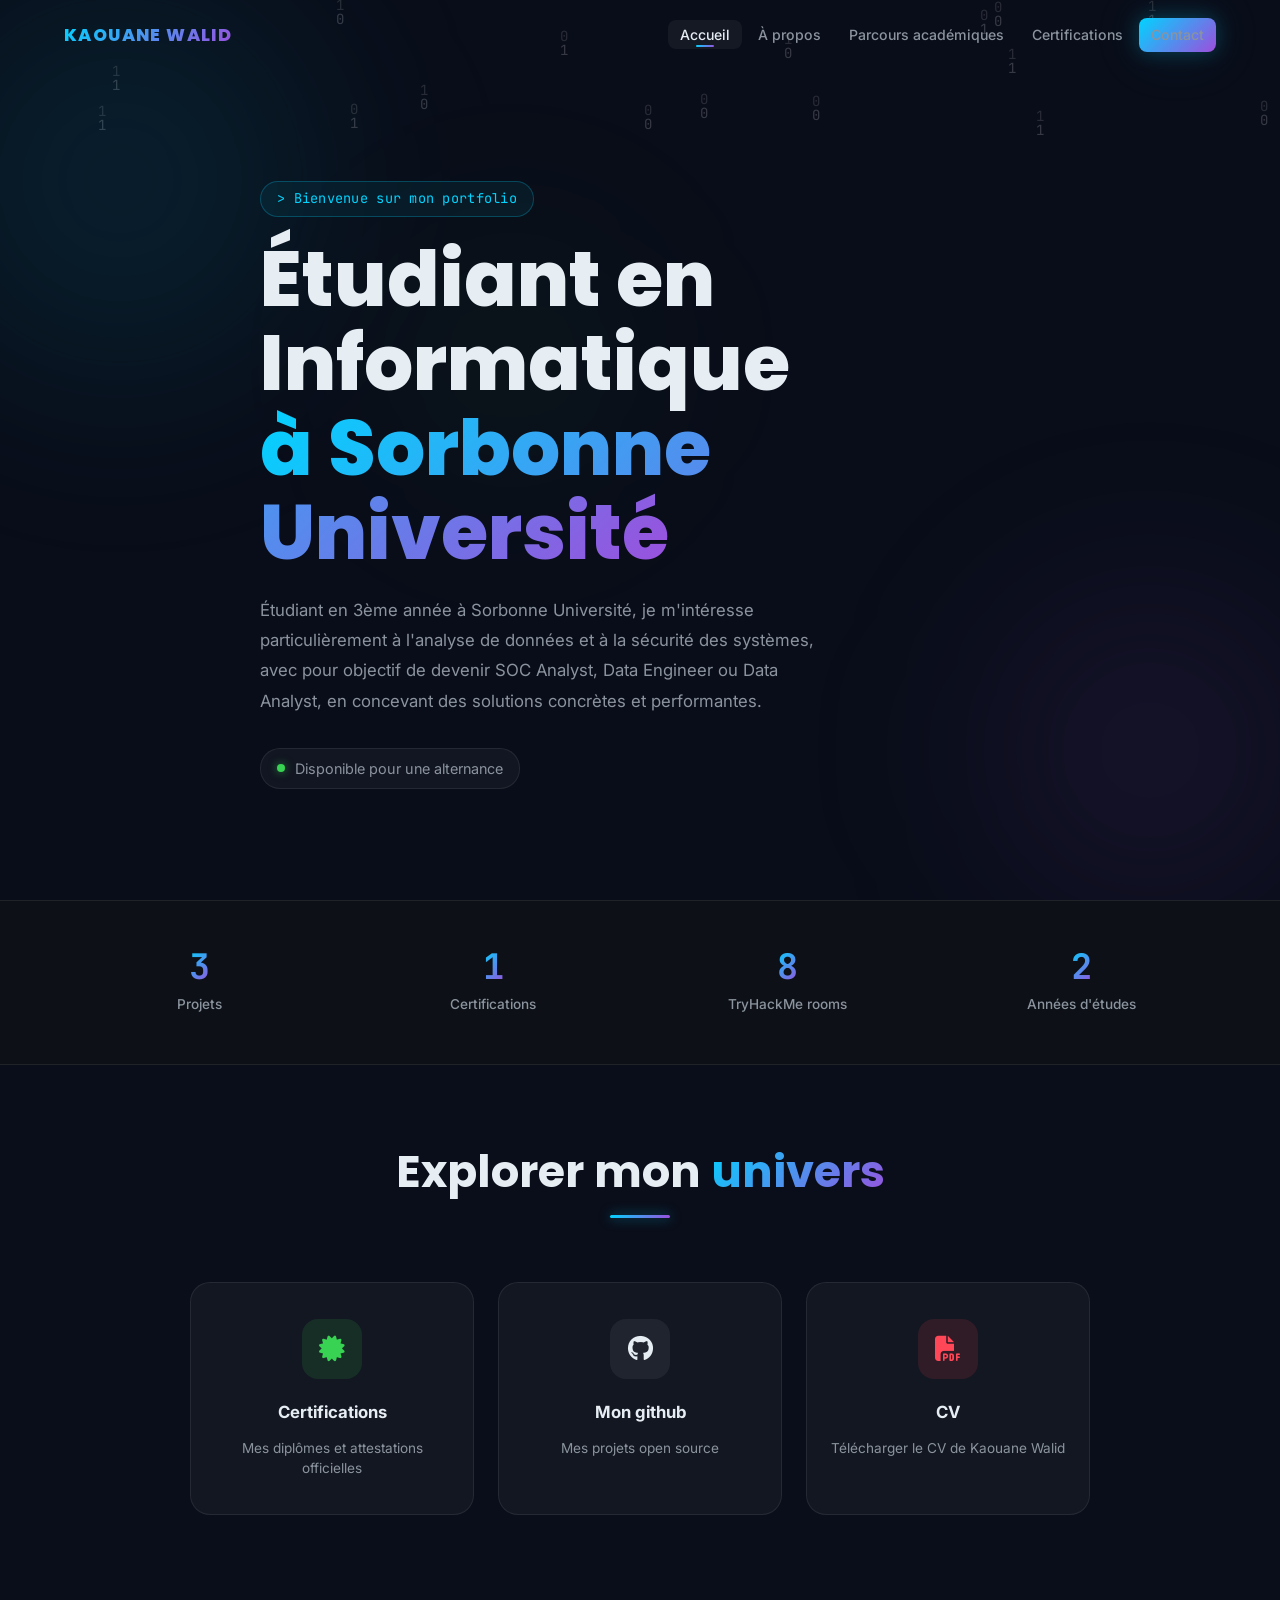
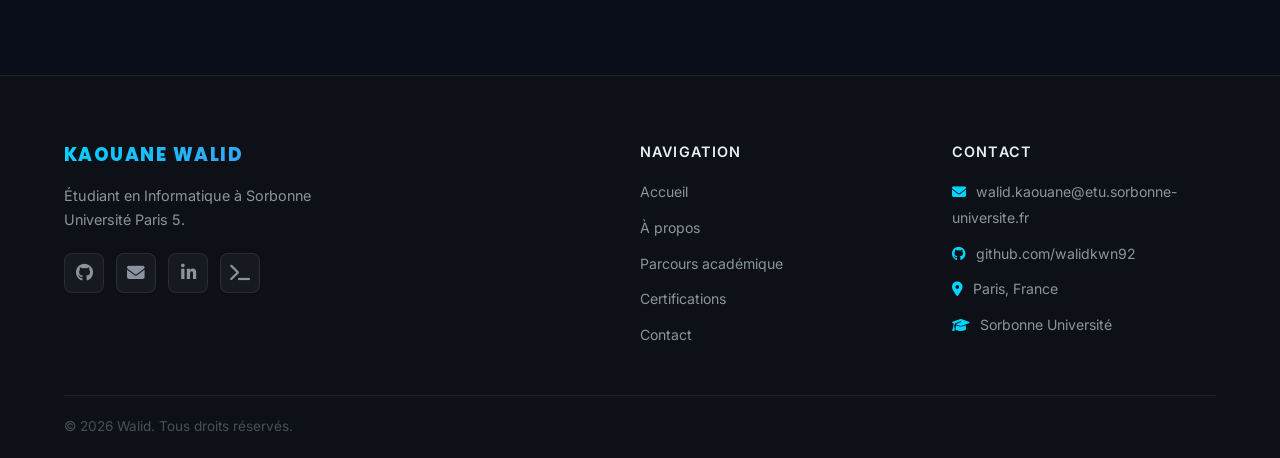
<file: index.html>
<!DOCTYPE html>
<html lang="fr">
<head>
  <meta charset="UTF-8" />
  <meta name="viewport" content="width=device-width, initial-scale=1.0" />
  <meta name="description" content="Portfolio de Walid — Étudiant en 3ème année Informatique à Sorbonne Université, passionné par la cybersécurité, le développement et l'innovation." />
  <title>Walid| Portfolio — Accueil</title>

  <!-- FontAwesome 6 -->
  <link rel="stylesheet" href="https://cdnjs.cloudflare.com/ajax/libs/font-awesome/6.5.0/css/all.min.css" />

  <!-- Stylesheets -->
  <link rel="stylesheet" href="css/global.css" />
  <link rel="stylesheet" href="css/home.css" />
</head>
<body>

  <!-- ═══════════════════════════════════════════════
       NAVIGATION
  ═══════════════════════════════════════════════ -->
  <nav class="navbar" id="navbar">
    <div class="nav-container">

      <!-- Logo -->
      <a href="index.html" class="nav-logo">Kaouane Walid</a>

      <!-- Desktop Links -->
      <ul class="nav-links" id="navLinks">
        <li><a href="index.html"          class="nav-link">Accueil</a></li>
        <li><a href="about.html"          class="nav-link">À propos</a></li>
        <li><a href="academic.html"       class="nav-link">Parcours académiques</a></li>
        <li><a href="certifications.html" class="nav-link">Certifications</a></li>
        <li><a href="contact.html"        class="nav-link btn btn-primary btn-sm">Contact</a></li>
      </ul>

      <!-- Mobile Toggle -->
      <button class="nav-toggle" id="navToggle" aria-label="Menu" aria-expanded="false">
        <span></span>
        <span></span>
        <span></span>
      </button>

    </div>
  </nav>

  <!-- ═══════════════════════════════════════════════
       HERO
  ═══════════════════════════════════════════════ -->
  <main>

    <!-- Matrix canvas background -->
    <canvas id="matrixCanvas" aria-hidden="true"></canvas>

    <section class="hero" id="hero">
      <!-- Decorative gradient blobs -->
      <div class="hero-blob hero-blob--cyan"  aria-hidden="true"></div>
      <div class="hero-blob hero-blob--purple" aria-hidden="true"></div>
      <div class="hero-blob hero-blob--green"  aria-hidden="true"></div>

      <div class="container">
        <div class="hero-content">

          <!-- Terminal badge -->
          <div class="hero-badge">
            <span>&gt; Bienvenue sur mon portfolio</span>
          </div>

          <!-- Main heading -->
          <h1 class="hero-title">
            Étudiant en Informatique<br />
            <span class="highlight">à Sorbonne Université</span>
          </h1>

          <!-- Description -->
          <p class="hero-desc">
            Étudiant en 3ème année à Sorbonne Université, je m'intéresse particulièrement à l'analyse de données et à la sécurité des systèmes, avec pour objectif de devenir SOC Analyst, Data Engineer ou Data Analyst, en concevant des solutions concrètes et performantes.
          </p>

          <!-- Availability status -->
          <div class="hero-status">
            <span class="status-dot"></span>
            Disponible pour une alternance
          </div>

        </div>
      </div>
    </section>

    <!-- ═══════════════════════════════════════════════
         STATS BAR
    ═══════════════════════════════════════════════ -->
    <div class="stats-bar">
      <div class="container">
        <div class="stats-grid stagger">

          <div class="stat-item reveal">
            <span class="stat-number" data-target="4">0</span>
            <span class="stat-label">Projets</span>
          </div>

          <div class="stat-item reveal">
            <span class="stat-number" data-target="2">0</span>
            <span class="stat-label">Certifications</span>
          </div>

          <div class="stat-item reveal">
            <span class="stat-number" data-target="10" data-suffix="+">0</span>
            <span class="stat-label">TryHackMe rooms</span>
          </div>

          <div class="stat-item reveal">
            <span class="stat-number" data-target="3">0</span>
            <span class="stat-label">Années d'études</span>
          </div>

        </div>
      </div>
    </div>

    <!-- ═══════════════════════════════════════════════
         QUICK LINKS
    ═══════════════════════════════════════════════ -->
    <section class="quick-links section">
      <div class="container">

        <div class="section-header reveal">
          <h2 class="section-title">Explorer mon <span>univers</span></h2>
          <div class="glow-line"></div>
        </div>

        <div class="quick-grid stagger">

          <a href="certifications.html" class="quick-card card reveal">
            <div class="quick-icon" style="background: rgba(57,211,83,0.12); color: var(--accent-green);">
              <i class="fa-solid fa-certificate"></i>
            </div>
            <strong>Certifications</strong>
            <span class="quick-card-desc">Mes diplômes et attestations officielles</span>
          </a>

          <a href="https://github.com/walidkwn92" target="_blank" rel="noopener" class="quick-card card reveal">
            <div class="quick-icon" style="background: rgba(255,255,255,0.06); color: var(--text-primary);">
              <i class="fa-brands fa-github"></i>
            </div>
            <strong>Mon github</strong>
            <span class="quick-card-desc">Mes projets open source</span>
          </a>

          <a href="#" class="quick-card card reveal">
            <div class="quick-icon" style="background: rgba(255,71,87,0.12); color: var(--accent-red);">
              <i class="fa-solid fa-file-pdf"></i>
            </div>
            <strong>CV</strong>
            <span class="quick-card-desc">Télécharger le CV de Kaouane Walid</span>
          </a>

        </div>
      </div>
    </section>

  </main>

  <!-- ═══════════════════════════════════════════════
       FOOTER
  ═══════════════════════════════════════════════ -->
  <footer class="footer">
    <div class="container">
      <div class="footer-grid">

        <!-- Brand column -->
        <div class="footer-brand">
          <div class="footer-logo">Kaouane Walid</div>
          <p>
            Étudiant en Informatique à Sorbonne Université Paris 5.
          </p>
          <div class="footer-social">
            <a href="https://github.com/walidkwn92" target="_blank" rel="noopener" aria-label="GitHub">
              <i class="fa-brands fa-github"></i>
            </a>
            <a href="mailto:walid.kaouane@etu.sorbonne-universite.fr" aria-label="Email">
              <i class="fa-solid fa-envelope"></i>
            </a>
            <a href="https://www.linkedin.com" target="_blank" rel="noopener" aria-label="LinkedIn">
              <i class="fa-brands fa-linkedin-in"></i>
            </a>
            <a href="https://tryhackme.com" target="_blank" rel="noopener" aria-label="TryHackMe">
              <i class="fa-solid fa-terminal"></i>
            </a>
          </div>
        </div>

        <!-- Navigation column -->
        <div class="footer-col">
          <h4>Navigation</h4>
          <ul>
            <li><a href="index.html">Accueil</a></li>
            <li><a href="about.html">À propos</a></li>
            <li><a href="academic.html">Parcours académique</a></li>
            <li><a href="certifications.html">Certifications</a></li>
            <li><a href="contact.html">Contact</a></li>
          </ul>
        </div>

        <!-- Contact column -->
        <div class="footer-col">
          <h4>Contact</h4>
          <ul>
            <li>
              <a href="mailto:walid.kaouane@etu.sorbonne-universite.fr">
                <i class="fa-solid fa-envelope" style="margin-right:6px;color:var(--accent-cyan);"></i>
                walid.kaouane@etu.sorbonne-universite.fr
              </a>
            </li>
            <li>
              <a href="https://github.com/walidkwn92" target="_blank" rel="noopener">
                <i class="fa-brands fa-github" style="margin-right:6px;color:var(--accent-cyan);"></i>
                github.com/walidkwn92
              </a>
            </li>
            <li>
              <span style="color:var(--text-secondary);font-size:0.88rem;">
                <i class="fa-solid fa-location-dot" style="margin-right:6px;color:var(--accent-cyan);"></i>
                Paris, France
              </span>
            </li>
            <li>
              <span style="color:var(--text-secondary);font-size:0.88rem;">
                <i class="fa-solid fa-graduation-cap" style="margin-right:6px;color:var(--accent-cyan);"></i>
                Sorbonne Université
              </span>
            </li>
          </ul>
        </div>

      </div>

      <!-- Footer bottom bar -->
      <div class="footer-bottom">
        <p>&copy; 2026 Walid. Tous droits réservés.</p>
      </div>
    </div>
  </footer>

  <!-- Back to top -->
  <button id="backToTop" aria-label="Retour en haut">↑</button>

  <!-- Scripts -->
  <script src="js/main.js"></script>
  <script src="js/home.js"></script>

</body>
</html>
</file>
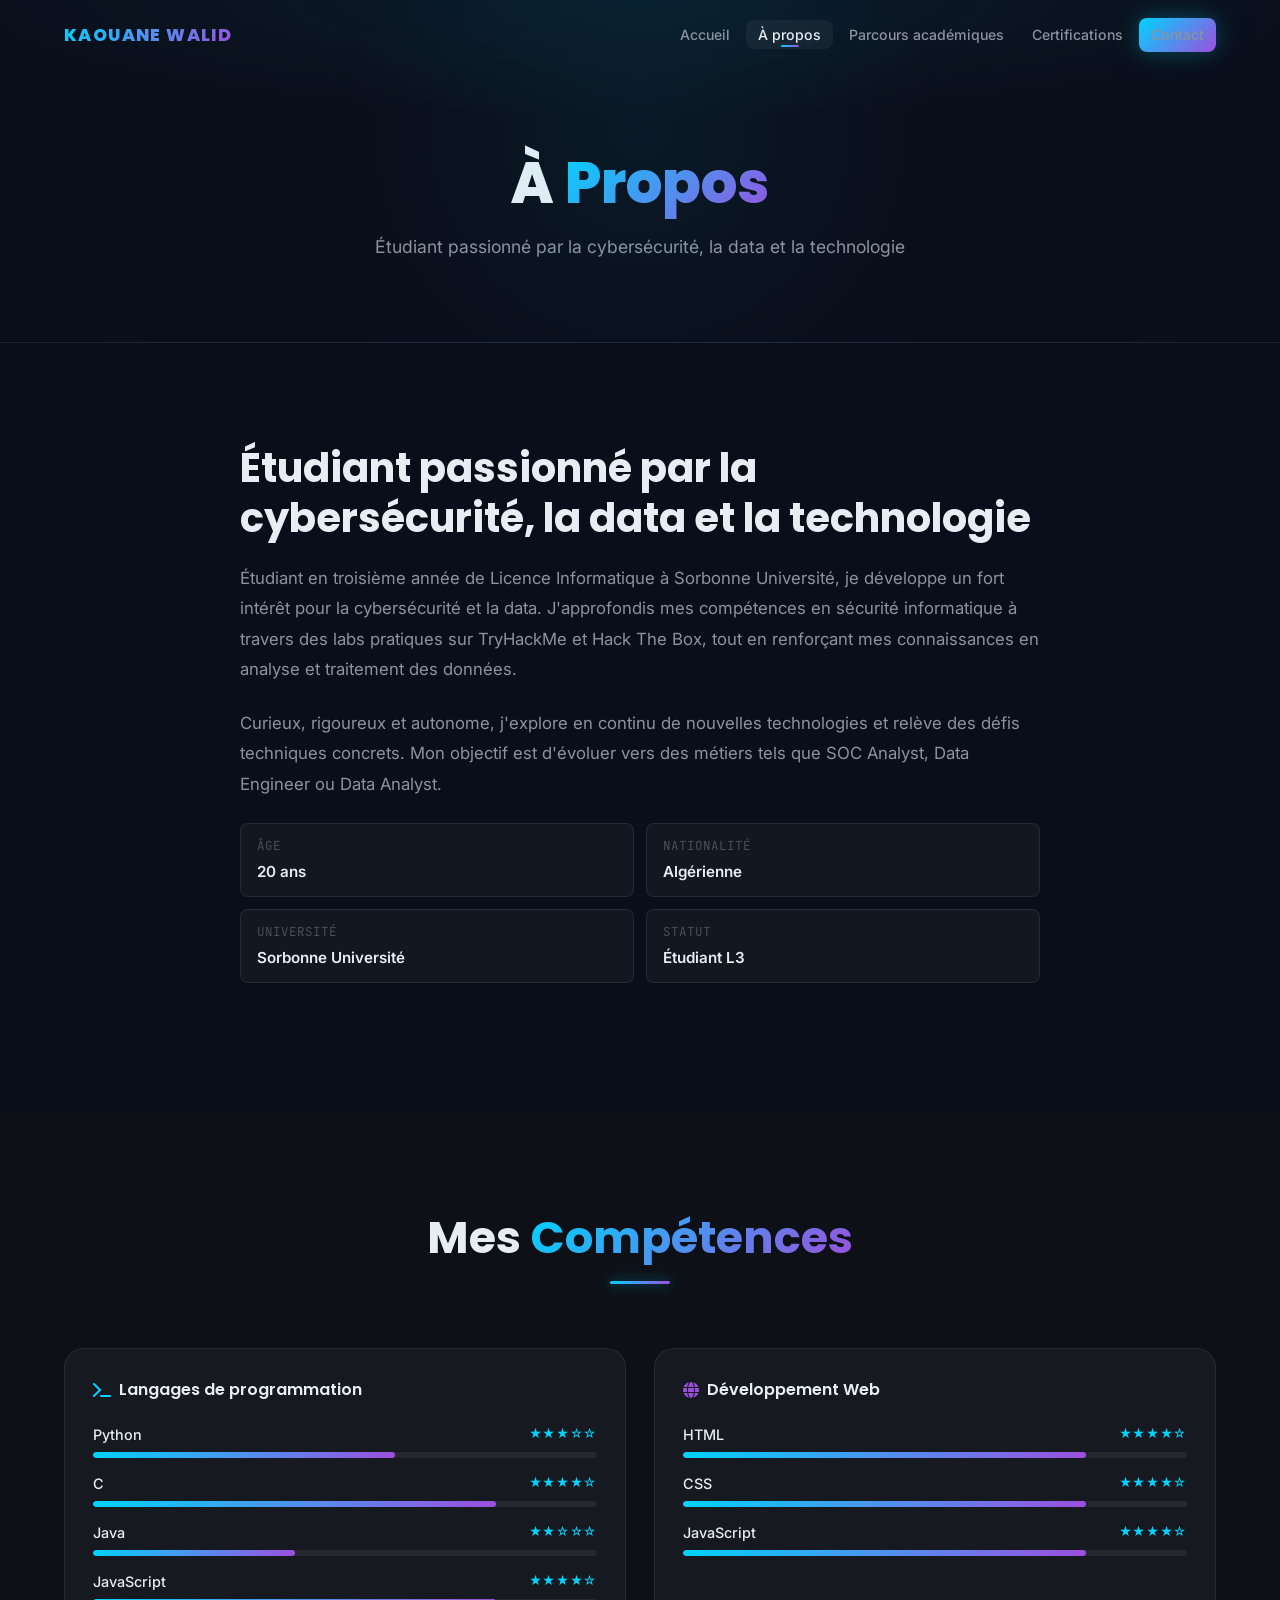
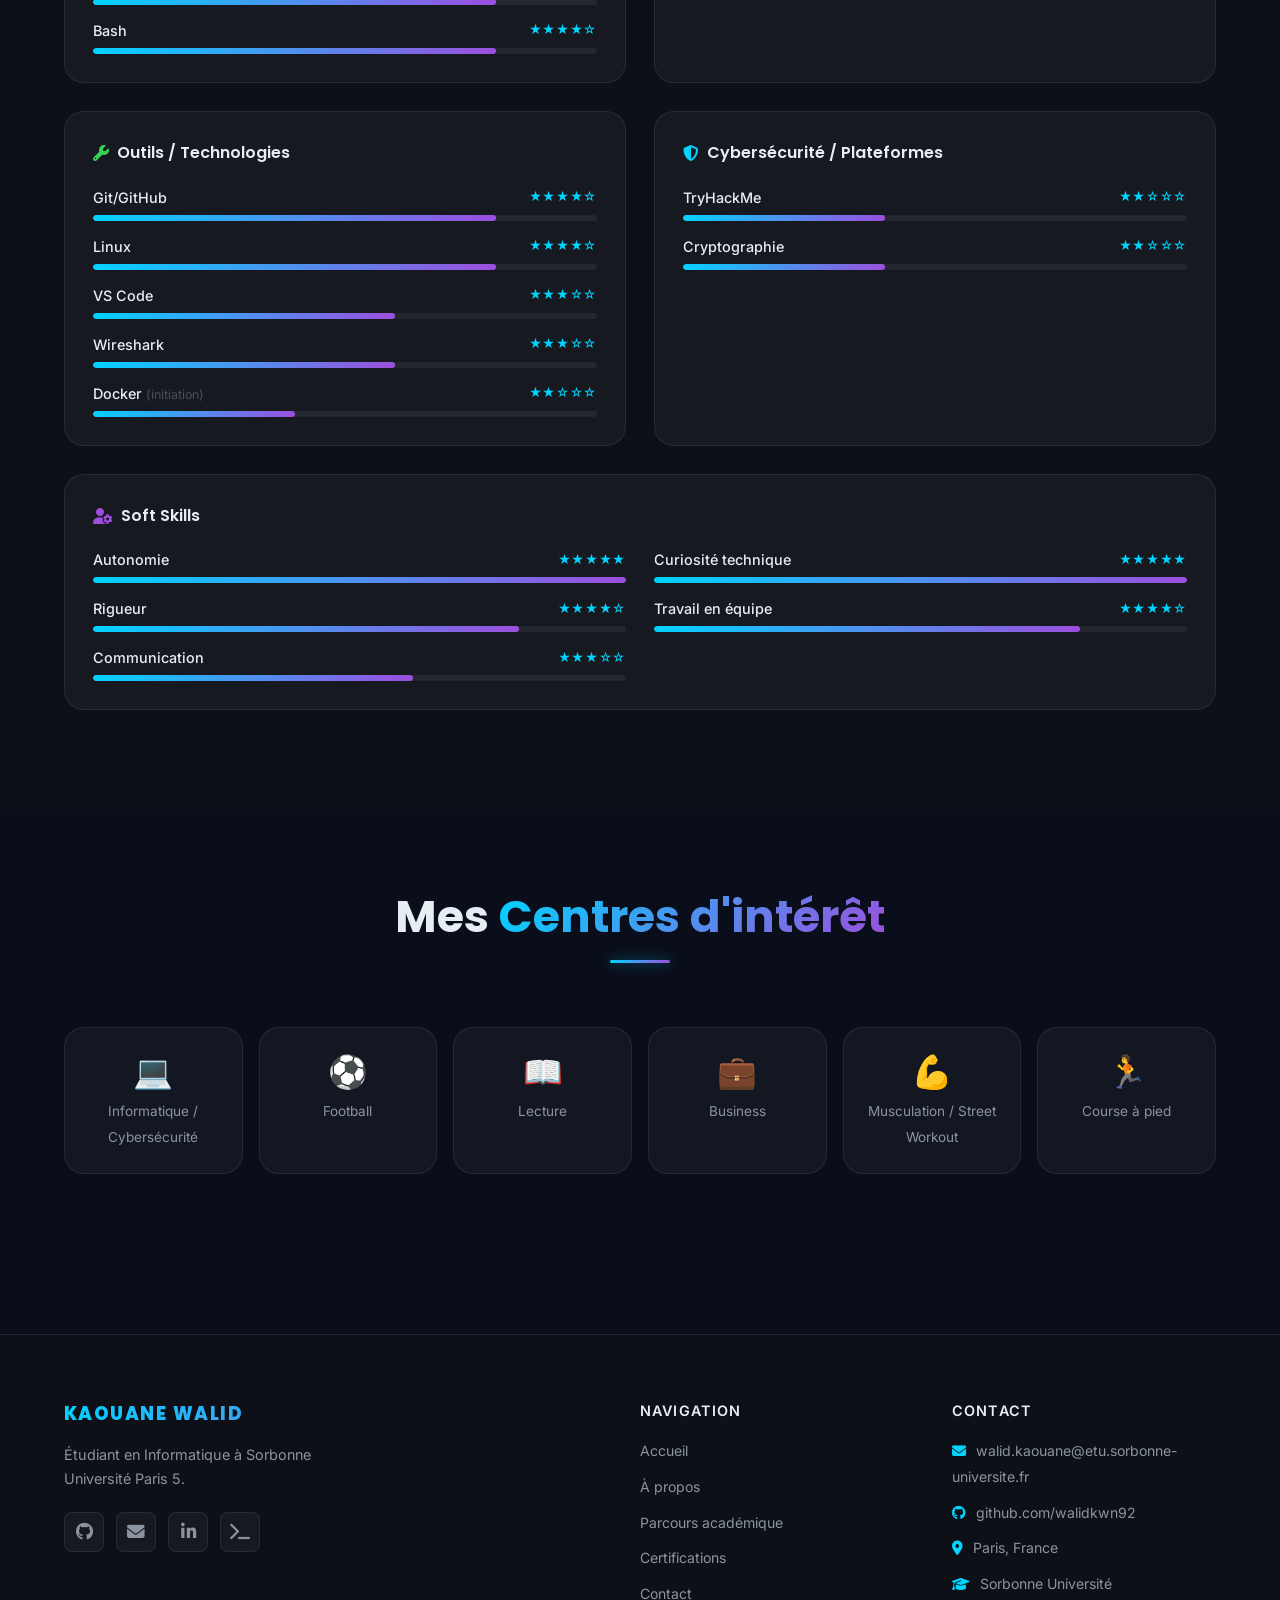
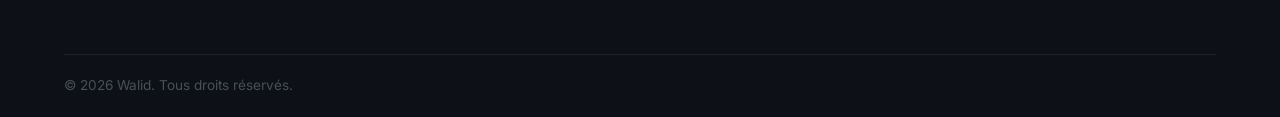
<file: about.html>
<!DOCTYPE html>
<html lang="fr">
<head>
  <meta charset="UTF-8" />
  <meta name="viewport" content="width=device-width, initial-scale=1.0" />
  <meta name="description" content="À propos de Walid — Étudiant en 3ème année Informatique à Sorbonne Université, passionné par la cybersécurité, le développement web et l'open source." />
  <title>Walid | À Propos</title>

  <!-- FontAwesome 6 -->
  <link rel="stylesheet" href="https://cdnjs.cloudflare.com/ajax/libs/font-awesome/6.5.0/css/all.min.css" />

  <!-- Stylesheets -->
  <link rel="stylesheet" href="css/global.css" />
  <link rel="stylesheet" href="css/about.css" />
</head>
<body>

  <!-- ═══════════════════════════════════════════════
       NAVIGATION
  ═══════════════════════════════════════════════ -->
  <nav class="navbar" id="navbar">
    <div class="nav-container">

      <!-- Logo -->
      <a href="index.html" class="nav-logo">Kaouane Walid</a>

      <!-- Desktop Links -->
      <ul class="nav-links" id="navLinks">
        <li><a href="index.html"          class="nav-link">Accueil</a></li>
        <li><a href="about.html"          class="nav-link active">À propos</a></li>
        <li><a href="academic.html"       class="nav-link">Parcours académiques</a></li>
        <li><a href="certifications.html" class="nav-link">Certifications</a></li>
        <li><a href="contact.html"        class="nav-link btn btn-primary btn-sm">Contact</a></li>
      </ul>

      <!-- Mobile Toggle -->
      <button class="nav-toggle" id="navToggle" aria-label="Menu" aria-expanded="false">
        <span></span>
        <span></span>
        <span></span>
      </button>

    </div>
  </nav>

  <main>

    <!-- ═══════════════════════════════════════════════
         PAGE HERO
    ═══════════════════════════════════════════════ -->
    <section class="page-hero">
      <div class="container">
        <h1>À <span>Propos</span></h1>
        <p class="page-hero-subtitle">Étudiant passionné par la cybersécurité, la data et la technologie</p>
      </div>
    </section>

    <!-- ═══════════════════════════════════════════════
         SECTION 1 — À PROPOS DE MOI
    ═══════════════════════════════════════════════ -->
    <section class="about-section section">
      <div class="container">
        <div class="about-grid" style="grid-template-columns: 1fr; max-width: 800px; margin: 0 auto;">

          <!-- Left: Text content -->
          <div class="about-text reveal-left">
            <h2 class="about-title">Étudiant passionné par la cybersécurité, la data et la technologie</h2>
            <p class="about-desc">
              Étudiant en troisième année de Licence Informatique à Sorbonne Université, je développe un fort intérêt pour la cybersécurité et la data. J'approfondis mes compétences en sécurité informatique à travers des labs pratiques sur TryHackMe et Hack The Box, tout en renforçant mes connaissances en analyse et traitement des données.
            </p>
            <p class="about-desc" style="margin-top: 14px;">
              Curieux, rigoureux et autonome, j'explore en continu de nouvelles technologies et relève des défis techniques concrets. Mon objectif est d'évoluer vers des métiers tels que SOC Analyst, Data Engineer ou Data Analyst.
            </p>

            <!-- Info grid -->
            <div class="info-grid">
              <div class="info-item">
                <span class="info-label">Âge</span>
                <span class="info-value">20 ans</span>
              </div>
              <div class="info-item">
                <span class="info-label">Nationalité</span>
                <span class="info-value">Algérienne</span>
              </div>
              <div class="info-item">
                <span class="info-label">Université</span>
                <span class="info-value">Sorbonne Université</span>
              </div>
              <div class="info-item">
                <span class="info-label">Statut</span>
                <span class="info-value">Étudiant L3</span>
              </div>
            </div>

          </div>


        </div>
      </div>
    </section>

    <!-- ═══════════════════════════════════════════════
         SECTION 2 — COMPÉTENCES
    ═══════════════════════════════════════════════ -->
    <section class="skills-section section">
      <div class="container">

        <div class="section-header reveal">
          <h2 class="section-title">Mes <span>Compétences</span></h2>
          <div class="glow-line"></div>
        </div>

        <div class="skills-categories stagger">

          <!-- Category 1: Langages de programmation -->
          <div class="skill-category card reveal">
            <h3><i class="fa-solid fa-terminal" style="color:var(--accent-cyan);margin-right:8px;"></i>Langages de programmation</h3>
            <div class="skills-list">

              <div class="skill-item">
                <div class="skill-header">
                  <span class="skill-name">Python</span>
                  <span class="skill-stars">★★★☆☆</span>
                </div>
                <div class="skill-bar"><div class="skill-bar-fill" data-value="60"></div></div>
              </div>

              <div class="skill-item">
                <div class="skill-header">
                  <span class="skill-name">C</span>
                  <span class="skill-stars">★★★★☆</span>
                </div>
                <div class="skill-bar"><div class="skill-bar-fill" data-value="80"></div></div>
              </div>

              <div class="skill-item">
                <div class="skill-header">
                  <span class="skill-name">Java</span>
                  <span class="skill-stars">★★☆☆☆</span>
                </div>
                <div class="skill-bar"><div class="skill-bar-fill" data-value="40"></div></div>
              </div>

              <div class="skill-item">
                <div class="skill-header">
                  <span class="skill-name">JavaScript</span>
                  <span class="skill-stars">★★★★☆</span>
                </div>
                <div class="skill-bar"><div class="skill-bar-fill" data-value="80"></div></div>
              </div>

              <div class="skill-item">
                <div class="skill-header">
                  <span class="skill-name">Bash</span>
                  <span class="skill-stars">★★★★☆</span>
                </div>
                <div class="skill-bar"><div class="skill-bar-fill" data-value="80"></div></div>
              </div>

            </div>
          </div>

          <!-- Category 2: Développement Web -->
          <div class="skill-category card reveal">
            <h3><i class="fa-solid fa-globe" style="color:var(--accent-purple);margin-right:8px;"></i>Développement Web</h3>
            <div class="skills-list">

              <div class="skill-item">
                <div class="skill-header">
                  <span class="skill-name">HTML</span>
                  <span class="skill-stars">★★★★☆</span>
                </div>
                <div class="skill-bar"><div class="skill-bar-fill" data-value="80"></div></div>
              </div>

              <div class="skill-item">
                <div class="skill-header">
                  <span class="skill-name">CSS</span>
                  <span class="skill-stars">★★★★☆</span>
                </div>
                <div class="skill-bar"><div class="skill-bar-fill" data-value="80"></div></div>
              </div>

              <div class="skill-item">
                <div class="skill-header">
                  <span class="skill-name">JavaScript</span>
                  <span class="skill-stars">★★★★☆</span>
                </div>
                <div class="skill-bar"><div class="skill-bar-fill" data-value="80"></div></div>
              </div>

            </div>
          </div>

          <!-- Category 3: Outils / Technologies -->
          <div class="skill-category card reveal">
            <h3><i class="fa-solid fa-wrench" style="color:var(--accent-green);margin-right:8px;"></i>Outils / Technologies</h3>
            <div class="skills-list">

              <div class="skill-item">
                <div class="skill-header">
                  <span class="skill-name">Git/GitHub</span>
                  <span class="skill-stars">★★★★☆</span>
                </div>
                <div class="skill-bar"><div class="skill-bar-fill" data-value="80"></div></div>
              </div>

              <div class="skill-item">
                <div class="skill-header">
                  <span class="skill-name">Linux</span>
                  <span class="skill-stars">★★★★☆</span>
                </div>
                <div class="skill-bar"><div class="skill-bar-fill" data-value="80"></div></div>
              </div>

              <div class="skill-item">
                <div class="skill-header">
                  <span class="skill-name">VS Code</span>
                  <span class="skill-stars">★★★☆☆</span>
                </div>
                <div class="skill-bar"><div class="skill-bar-fill" data-value="60"></div></div>
              </div>

              <div class="skill-item">
                <div class="skill-header">
                  <span class="skill-name">Wireshark</span>
                  <span class="skill-stars">★★★☆☆</span>
                </div>
                <div class="skill-bar"><div class="skill-bar-fill" data-value="60"></div></div>
              </div>

              <div class="skill-item">
                <div class="skill-header">
                  <span class="skill-name">Docker <span class="skill-note">(initiation)</span></span>
                  <span class="skill-stars">★★☆☆☆</span>
                </div>
                <div class="skill-bar"><div class="skill-bar-fill" data-value="40"></div></div>
              </div>

            </div>
          </div>

          <!-- Category 4: Cybersécurité / Plateformes -->
          <div class="skill-category card reveal">
            <h3><i class="fa-solid fa-shield-halved" style="color:var(--accent-cyan);margin-right:8px;"></i>Cybersécurité / Plateformes</h3>
            <div class="skills-list">

              <div class="skill-item">
                <div class="skill-header">
                  <span class="skill-name">TryHackMe</span>
                  <span class="skill-stars">★★☆☆☆</span>
                </div>
                <div class="skill-bar"><div class="skill-bar-fill" data-value="40"></div></div>
              </div>

              <div class="skill-item">
                <div class="skill-header">
                  <span class="skill-name">Cryptographie</span>
                  <span class="skill-stars">★★☆☆☆</span>
                </div>
                <div class="skill-bar"><div class="skill-bar-fill" data-value="40"></div></div>
              </div>

            </div>
          </div>

          <!-- Category 5: Soft Skills -->
          <div class="skill-category card reveal" style="grid-column: 1 / -1;">
            <h3><i class="fa-solid fa-user-gear" style="color:var(--accent-purple);margin-right:8px;"></i>Soft Skills</h3>
            <div class="skills-list soft-skills-list">

              <div class="skill-item">
                <div class="skill-header">
                  <span class="skill-name">Autonomie</span>
                  <span class="skill-stars">★★★★★</span>
                </div>
                <div class="skill-bar"><div class="skill-bar-fill" data-value="100"></div></div>
              </div>

              <div class="skill-item">
                <div class="skill-header">
                  <span class="skill-name">Curiosité technique</span>
                  <span class="skill-stars">★★★★★</span>
                </div>
                <div class="skill-bar"><div class="skill-bar-fill" data-value="100"></div></div>
              </div>

              <div class="skill-item">
                <div class="skill-header">
                  <span class="skill-name">Rigueur</span>
                  <span class="skill-stars">★★★★☆</span>
                </div>
                <div class="skill-bar"><div class="skill-bar-fill" data-value="80"></div></div>
              </div>

              <div class="skill-item">
                <div class="skill-header">
                  <span class="skill-name">Travail en équipe</span>
                  <span class="skill-stars">★★★★☆</span>
                </div>
                <div class="skill-bar"><div class="skill-bar-fill" data-value="80"></div></div>
              </div>

              <div class="skill-item">
                <div class="skill-header">
                  <span class="skill-name">Communication</span>
                  <span class="skill-stars">★★★☆☆</span>
                </div>
                <div class="skill-bar"><div class="skill-bar-fill" data-value="60"></div></div>
              </div>

            </div>
          </div>

        </div>
      </div>
    </section>

    <!-- ═══════════════════════════════════════════════
         SECTION 3 — INTÉRÊTS
    ═══════════════════════════════════════════════ -->
    <section class="interests-section section">
      <div class="container">

        <div class="section-header reveal">
          <h2 class="section-title">Mes <span>Centres d'intérêt</span></h2>
          <div class="glow-line"></div>
        </div>

        <div class="interests-grid stagger">

          <div class="interest-card card reveal">
            <div class="interest-icon">💻</div>
            <span class="interest-label">Informatique / Cybersécurité</span>
          </div>

          <div class="interest-card card reveal">
            <div class="interest-icon">⚽</div>
            <span class="interest-label">Football</span>
          </div>

          <div class="interest-card card reveal">
            <div class="interest-icon">📖</div>
            <span class="interest-label">Lecture</span>
          </div>

          <div class="interest-card card reveal">
            <div class="interest-icon">💼</div>
            <span class="interest-label">Business</span>
          </div>

          <div class="interest-card card reveal">
            <div class="interest-icon">💪</div>
            <span class="interest-label">Musculation / Street Workout</span>
          </div>

          <div class="interest-card card reveal">
            <div class="interest-icon">🏃</div>
            <span class="interest-label">Course à pied</span>
          </div>

        </div>
      </div>
    </section>

  </main>

  <!-- ═══════════════════════════════════════════════
       FOOTER
  ═══════════════════════════════════════════════ -->
  <footer class="footer">
    <div class="container">
      <div class="footer-grid">

        <!-- Brand column -->
        <div class="footer-brand">
          <div class="footer-logo">Kaouane Walid</div>
          <p>
            Étudiant en Informatique à Sorbonne Université Paris 5.
          </p>
          <div class="footer-social">
            <a href="https://github.com/walidkwn92" target="_blank" rel="noopener" aria-label="GitHub">
              <i class="fa-brands fa-github"></i>
            </a>
            <a href="mailto:walid.kaouane@etu.sorbonne-universite.fr" aria-label="Email">
              <i class="fa-solid fa-envelope"></i>
            </a>
            <a href="https://www.linkedin.com" target="_blank" rel="noopener" aria-label="LinkedIn">
              <i class="fa-brands fa-linkedin-in"></i>
            </a>
            <a href="https://tryhackme.com" target="_blank" rel="noopener" aria-label="TryHackMe">
              <i class="fa-solid fa-terminal"></i>
            </a>
          </div>
        </div>

        <!-- Navigation column -->
        <div class="footer-col">
          <h4>Navigation</h4>
          <ul>
            <li><a href="index.html">Accueil</a></li>
            <li><a href="about.html">À propos</a></li>
            <li><a href="academic.html">Parcours académique</a></li>
            <li><a href="certifications.html">Certifications</a></li>
            <li><a href="contact.html">Contact</a></li>
          </ul>
        </div>

        <!-- Contact column -->
        <div class="footer-col">
          <h4>Contact</h4>
          <ul>
            <li>
              <a href="mailto:walid.kaouane@etu.sorbonne-universite.fr">
                <i class="fa-solid fa-envelope" style="margin-right:6px;color:var(--accent-cyan);"></i>
                walid.kaouane@etu.sorbonne-universite.fr
              </a>
            </li>
            <li>
              <a href="https://github.com/walidkwn92" target="_blank" rel="noopener">
                <i class="fa-brands fa-github" style="margin-right:6px;color:var(--accent-cyan);"></i>
                github.com/walidkwn92
              </a>
            </li>
            <li>
              <span style="color:var(--text-secondary);font-size:0.88rem;">
                <i class="fa-solid fa-location-dot" style="margin-right:6px;color:var(--accent-cyan);"></i>
                Paris, France
              </span>
            </li>
            <li>
              <span style="color:var(--text-secondary);font-size:0.88rem;">
                <i class="fa-solid fa-graduation-cap" style="margin-right:6px;color:var(--accent-cyan);"></i>
                Sorbonne Université
              </span>
            </li>
          </ul>
        </div>

      </div>

      <!-- Footer bottom bar -->
      <div class="footer-bottom">
        <p>&copy; 2026 Walid. Tous droits réservés.</p>
      </div>
    </div>
  </footer>

  <!-- Back to top -->
  <button id="backToTop" aria-label="Retour en haut">↑</button>

  <!-- Scripts -->
  <script src="js/main.js"></script>

  <!-- Skill bar animation -->
  <script>
    document.addEventListener('DOMContentLoaded', () => {
      const fills = document.querySelectorAll('.skill-bar-fill');
      const observer = new IntersectionObserver((entries) => {
        entries.forEach(entry => {
          if (entry.isIntersecting) {
            const el = entry.target;
            const val = el.getAttribute('data-value') || '0';
            el.style.width = val + '%';
            observer.unobserve(el);
          }
        });
      }, { threshold: 0.2 });
      fills.forEach(f => observer.observe(f));
    });
  </script>

</body>
</html>
</file>
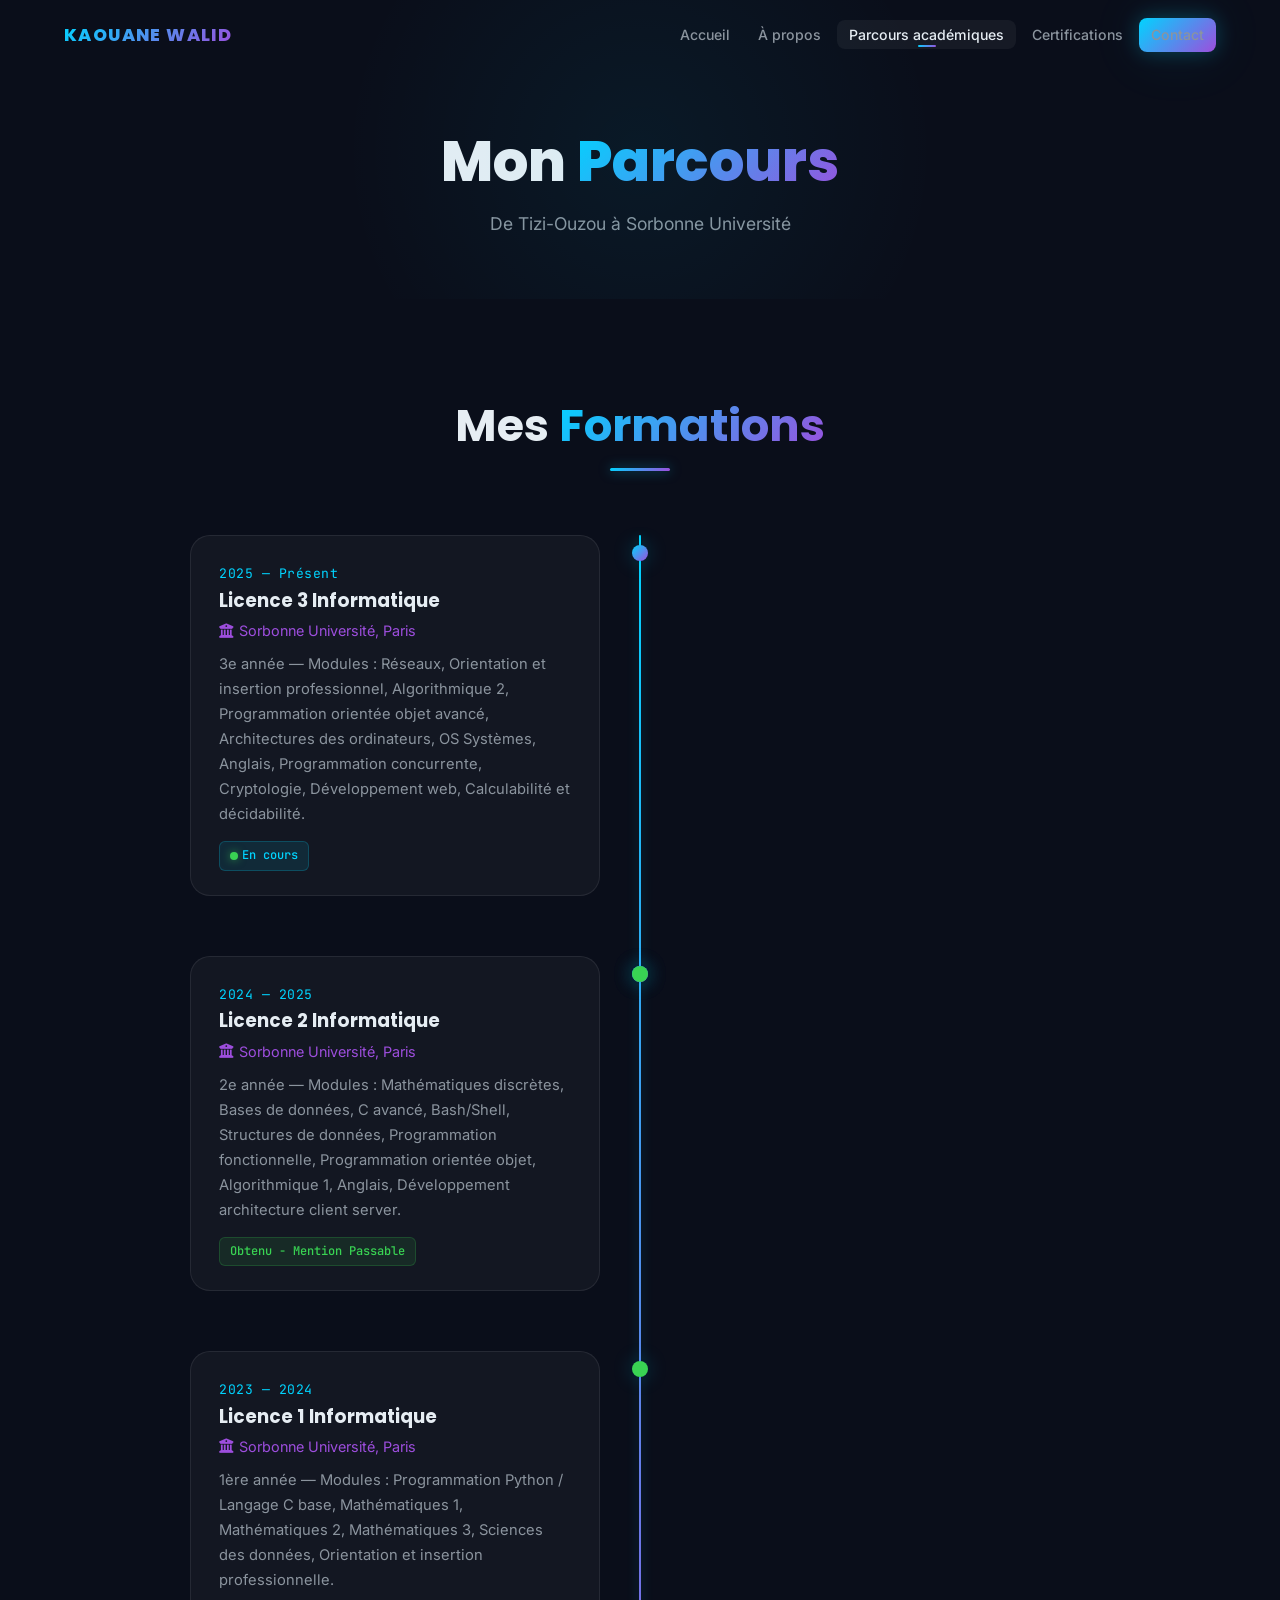
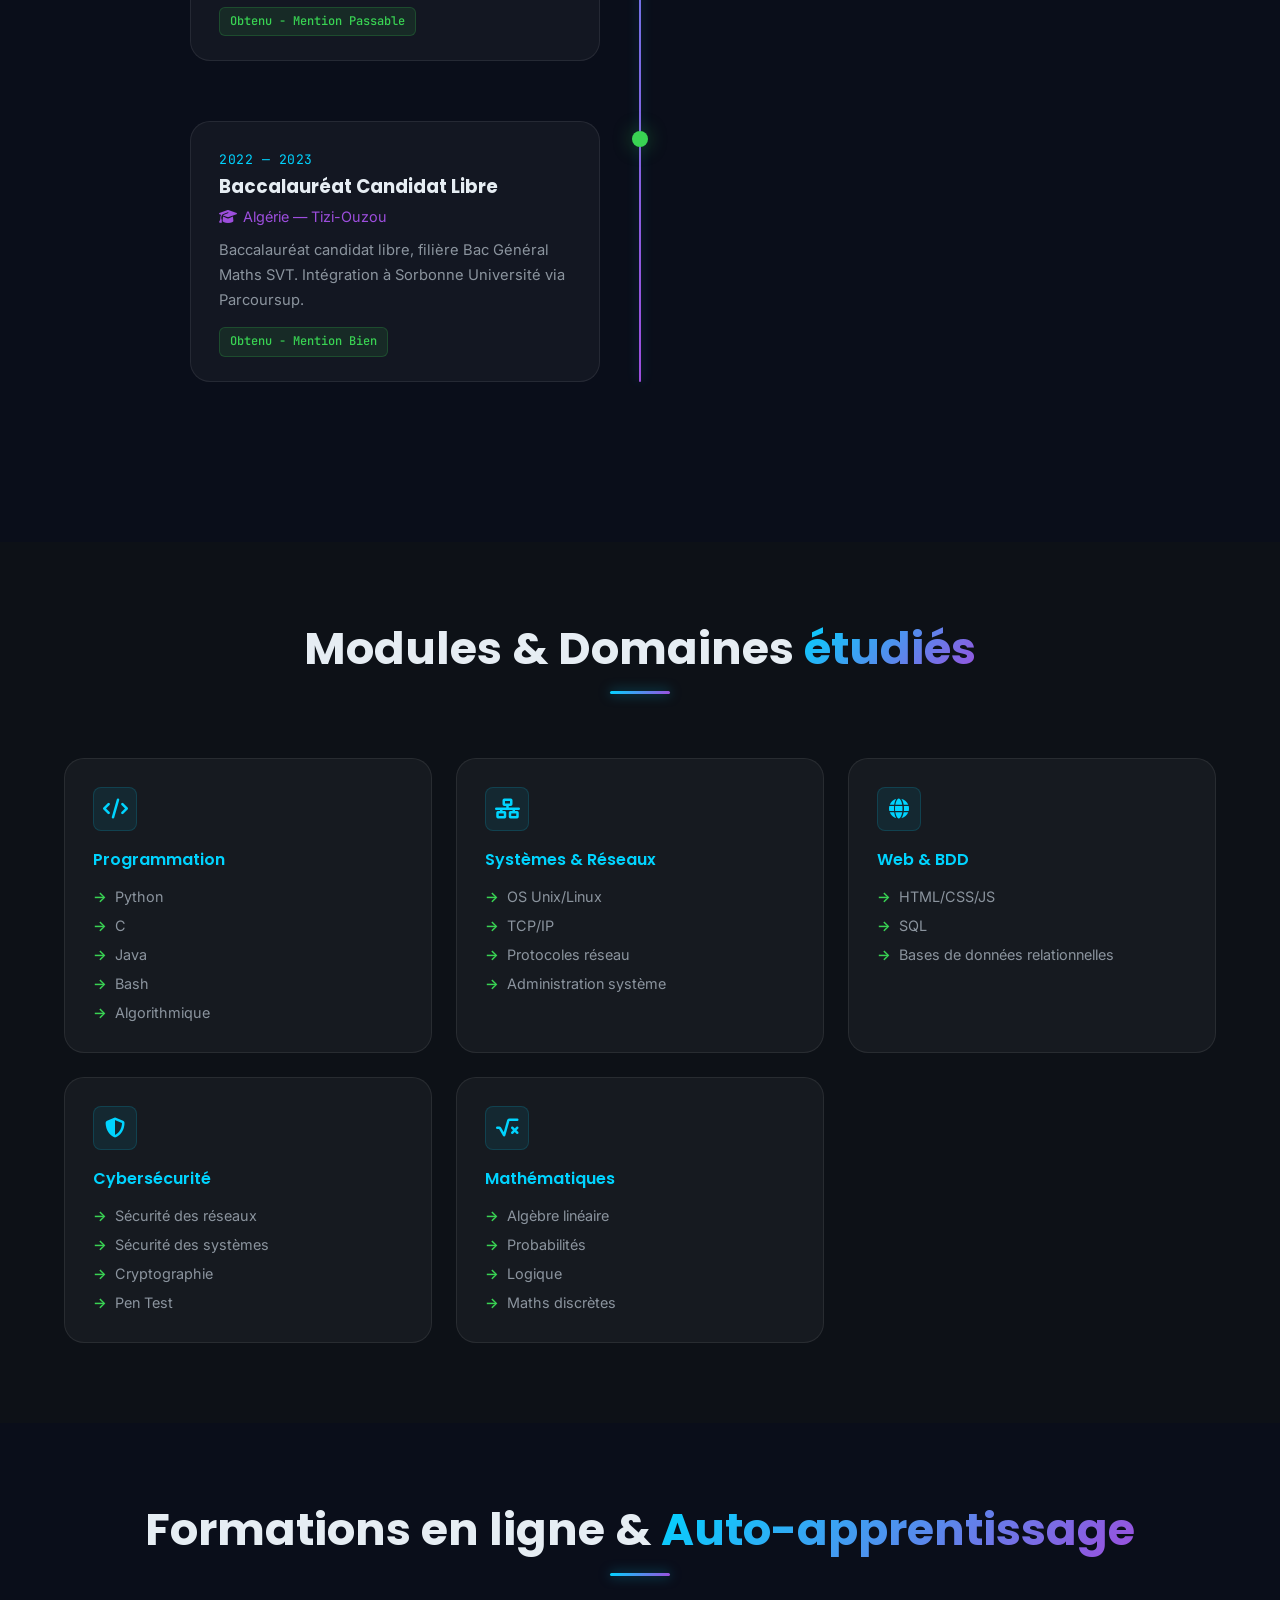
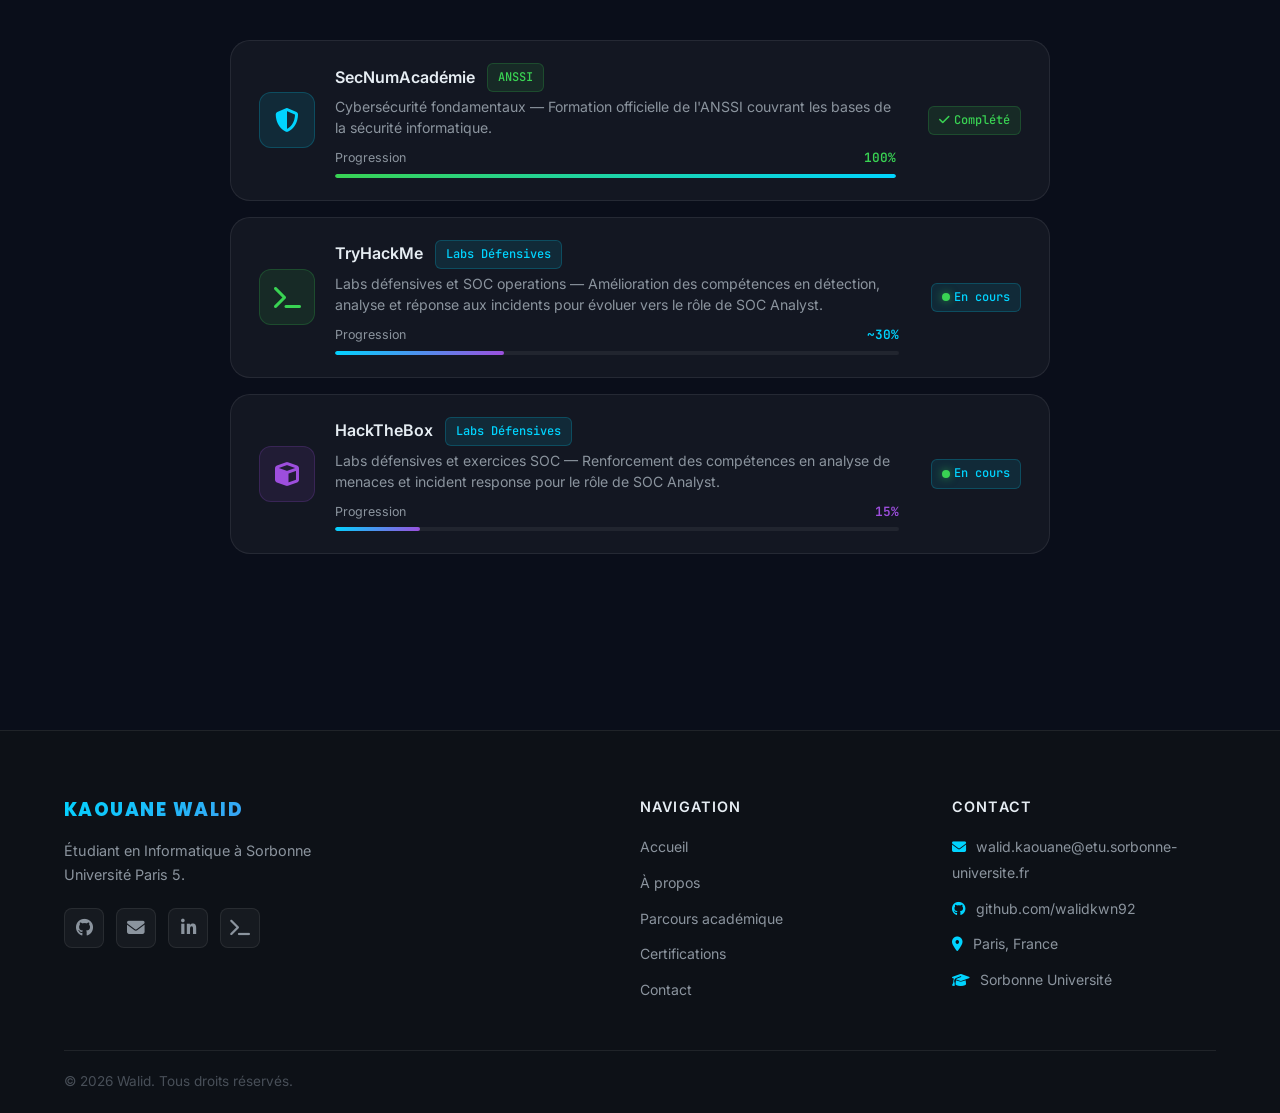
<file: academic.html>
<!DOCTYPE html>
<html lang="fr">
<head>
  <meta charset="UTF-8" />
  <meta name="viewport" content="width=device-width, initial-scale=1.0" />
  <meta name="description" content="Parcours académique de Walid — Étudiant en Informatique à Sorbonne Université, de l'Algérie à Paris." />
  <title>Walid | Parcours Académique</title>

  <!-- FontAwesome 6 -->
  <link rel="stylesheet" href="https://cdnjs.cloudflare.com/ajax/libs/font-awesome/6.5.0/css/all.min.css" />

  <!-- Stylesheets -->
  <link rel="stylesheet" href="css/global.css" />
  <link rel="stylesheet" href="css/academic.css" />
</head>
<body>

  <!-- ═══════════════════════════════════════════════
       NAVIGATION
  ═══════════════════════════════════════════════ -->
  <nav class="navbar" id="navbar">
    <div class="nav-container">

      <!-- Logo -->
      <a href="index.html" class="nav-logo">Kaouane Walid</a>

      <!-- Desktop Links -->
      <ul class="nav-links" id="navLinks">
        <li><a href="index.html"          class="nav-link">Accueil</a></li>
        <li><a href="about.html"          class="nav-link">À propos</a></li>
        <li><a href="academic.html"       class="nav-link active">Parcours académiques</a></li>
        <li><a href="certifications.html" class="nav-link">Certifications</a></li>
        <li><a href="contact.html"        class="nav-link btn btn-primary btn-sm">Contact</a></li>
      </ul>

      <!-- Mobile Toggle -->
      <button class="nav-toggle" id="navToggle" aria-label="Menu" aria-expanded="false">
        <span></span>
        <span></span>
        <span></span>
      </button>

    </div>
  </nav>

  <main>

    <!-- ═══════════════════════════════════════════════
         PAGE HERO
    ═══════════════════════════════════════════════ -->
    <section class="page-hero">
      <div class="container">
        <h1>Mon <span class="highlight">Parcours</span></h1>
        <p>De Tizi-Ouzou à Sorbonne Université</p>
      </div>
    </section>

    <!-- ═══════════════════════════════════════════════
         SECTION 1 — TIMELINE
    ═══════════════════════════════════════════════ -->
    <section class="timeline-section">
      <div class="container">

        <div class="section-header reveal">
          <h2 class="section-title">Mes <span>Formations</span></h2>
          <div class="glow-line"></div>
        </div>

        <div class="timeline stagger">

          <!-- Item 1 — L3 -->
          <div class="timeline-item reveal">
            <div class="timeline-content">
              <span class="timeline-date">2025 — Présent</span>
              <h3 class="timeline-title">Licence 3 Informatique</h3>
              <p class="timeline-place">
                <i class="fa-solid fa-university"></i>
                Sorbonne Université, Paris
              </p>
              <p class="timeline-desc">
                3e année — Modules : Réseaux, Orientation et insertion professionnel, Algorithmique 2,
                Programmation orientée objet avancé, Architectures des ordinateurs, OS Systèmes,
                Anglais, Programmation concurrente, Cryptologie, Développement web, Calculabilité et décidabilité.
              </p>
              <div class="timeline-badges">
                <span class="badge"><span class="status-dot"></span> En cours</span>
              </div>
            </div>
            <div class="timeline-dot" aria-hidden="true"></div>
            <div class="timeline-spacer"></div>
          </div>

          <!-- Item 2 — L2 -->
          <div class="timeline-item reveal">
            <div class="timeline-spacer"></div>
            <div class="timeline-dot" aria-hidden="true"></div>
            <div class="timeline-content">
              <span class="timeline-date">2024 — 2025</span>
              <h3 class="timeline-title">Licence 2 Informatique</h3>
              <p class="timeline-place">
                <i class="fa-solid fa-university"></i>
                Sorbonne Université, Paris
              </p>
              <p class="timeline-desc">
                2e année — Modules : Mathématiques discrètes, Bases de données, C avancé, Bash/Shell,
                Structures de données, Programmation fonctionnelle, Programmation orientée objet,
                Algorithmique 1, Anglais, Développement architecture client server.
              </p>
              <div class="timeline-badges">
                <span class="badge badge-green">Obtenu - Mention Passable</span>
              </div>
            </div>
            <div class="timeline-dot" style="background: var(--accent-green);" aria-hidden="true"></div>
          </div>

          <!-- Item 3 — L1 -->
          <div class="timeline-item reveal">
            <div class="timeline-content">
              <span class="timeline-date">2023 — 2024</span>
              <h3 class="timeline-title">Licence 1 Informatique</h3>
              <p class="timeline-place">
                <i class="fa-solid fa-university"></i>
                Sorbonne Université, Paris
              </p>
              <p class="timeline-desc">
                1ère année — Modules : Programmation Python / Langage C base, Mathématiques 1, Mathématiques 2,
                Mathématiques 3, Sciences des données, Orientation et insertion professionnelle.
              </p>
              <div class="timeline-badges">
                <span class="badge badge-green">Obtenu - Mention Passable</span>
              </div>
            </div>
            <div class="timeline-dot" style="background: var(--accent-green);" aria-hidden="true"></div>
            <div class="timeline-spacer"></div>
          </div>

          <!-- Item 4 — Bac -->
          <div class="timeline-item reveal">
            <div class="timeline-spacer"></div>
            <div class="timeline-dot timeline-dot--end" style="background: var(--accent-green);" aria-hidden="true"></div>
            <div class="timeline-content">
              <span class="timeline-date">2022 — 2023</span>
              <h3 class="timeline-title">Baccalauréat Candidat Libre</h3>
              <p class="timeline-place">
                <i class="fa-solid fa-graduation-cap"></i>
                Algérie — Tizi-Ouzou
              </p>
              <p class="timeline-desc">
                Baccalauréat candidat libre, filière Bac Général Maths SVT.
                Intégration à Sorbonne Université via Parcoursup.
              </p>
              <div class="timeline-badges">
                <span class="badge badge-green">Obtenu - Mention Bien</span>
              </div>
            </div>
          </div>

        </div>
      </div>
    </section>

    <!-- ═══════════════════════════════════════════════
         SECTION 2 — MODULES
    ═══════════════════════════════════════════════ -->
    <section class="modules-section">
      <div class="container">

        <div class="section-header reveal">
          <h2 class="section-title">Modules &amp; Domaines <span>étudiés</span></h2>
          <div class="glow-line"></div>
        </div>

        <div class="modules-grid stagger">

          <div class="module-card card reveal">
            <div class="module-icon"><i class="fa-solid fa-code"></i></div>
            <h3 class="module-title">Programmation</h3>
            <ul class="module-list">
              <li>Python</li>
              <li>C</li>
              <li>Java</li>
              <li>Bash</li>
              <li>Algorithmique</li>
            </ul>
          </div>

          <div class="module-card card reveal">
            <div class="module-icon"><i class="fa-solid fa-network-wired"></i></div>
            <h3 class="module-title">Systèmes &amp; Réseaux</h3>
            <ul class="module-list">
              <li>OS Unix/Linux</li>
              <li>TCP/IP</li>
              <li>Protocoles réseau</li>
              <li>Administration système</li>
            </ul>
          </div>

          <div class="module-card card reveal">
            <div class="module-icon"><i class="fa-solid fa-globe"></i></div>
            <h3 class="module-title">Web &amp; BDD</h3>
            <ul class="module-list">
              <li>HTML/CSS/JS</li>
              <li>SQL</li>
              <li>Bases de données relationnelles</li>
            </ul>
          </div>

          <div class="module-card card reveal">
            <div class="module-icon"><i class="fa-solid fa-shield-halved"></i></div>
            <h3 class="module-title">Cybersécurité</h3>
            <ul class="module-list">
              <li>Sécurité des réseaux</li>
              <li>Sécurité des systèmes</li>
              <li>Cryptographie</li>
              <li>Pen Test</li>
            </ul>
          </div>

          <div class="module-card card reveal">
            <div class="module-icon"><i class="fa-solid fa-square-root-variable"></i></div>
            <h3 class="module-title">Mathématiques</h3>
            <ul class="module-list">
              <li>Algèbre linéaire</li>
              <li>Probabilités</li>
              <li>Logique</li>
              <li>Maths discrètes</li>
            </ul>
          </div>


        </div>
      </div>
    </section>

    <!-- ═══════════════════════════════════════════════
         SECTION 3 — FORMATIONS EN LIGNE
    ═══════════════════════════════════════════════ -->
    <section class="online-section">
      <div class="container">

        <div class="section-header reveal">
          <h2 class="section-title">Formations en ligne &amp; <span>Auto-apprentissage</span></h2>
          <div class="glow-line"></div>
        </div>

        <div class="online-list">

          <!-- SecNumAcadémie -->
          <div class="online-item reveal">
            <div class="online-icon online-icon--cyan">
              <i class="fa-solid fa-shield-halved"></i>
            </div>
            <div class="online-info">
              <div class="online-name">SecNumAcadémie <span class="badge badge-green" style="margin-left:8px;">ANSSI</span></div>
              <p class="online-desc">Cybersécurité fondamentaux — Formation officielle de l'ANSSI couvrant les bases de la sécurité informatique.</p>
              <div class="online-progress">
                <div class="online-progress-label">
                  <span>Progression</span>
                  <span class="online-progress-pct" style="color:var(--accent-green);">100%</span>
                </div>
                <div class="progress-bar">
                  <div class="progress-fill" style="width: 100%; background: var(--grad-green);"></div>
                </div>
              </div>
            </div>
            <div class="online-status">
              <span class="badge badge-green"><i class="fa-solid fa-check"></i> Complété</span>
            </div>
          </div>

          <!-- TryHackMe -->
          <div class="online-item reveal">
            <div class="online-icon online-icon--green">
              <i class="fa-solid fa-terminal"></i>
            </div>
            <div class="online-info">
              <div class="online-name">TryHackMe <span class="badge" style="margin-left:8px;">Labs Défensives</span></div>
              <p class="online-desc">Labs défensives et SOC operations — Amélioration des compétences en détection, analyse et réponse aux incidents pour évoluer vers le rôle de SOC Analyst.</p>
              <div class="online-progress">
                <div class="online-progress-label">
                  <span>Progression</span>
                  <span class="online-progress-pct">~30%</span>
                </div>
                <div class="progress-bar">
                  <div class="progress-fill" style="width: 30%;"></div>
                </div>
              </div>
            </div>
            <div class="online-status">
              <span class="badge"><span class="status-dot"></span> En cours</span>
            </div>
          </div>

          <!-- HackTheBox -->
          <div class="online-item reveal">
            <div class="online-icon online-icon--purple">
              <i class="fa-solid fa-cube"></i>
            </div>
            <div class="online-info">
              <div class="online-name">HackTheBox <span class="badge" style="margin-left:8px;">Labs Défensives</span></div>
              <p class="online-desc">Labs défensives et exercices SOC — Renforcement des compétences en analyse de menaces et incident response pour le rôle de SOC Analyst.</p>
              <div class="online-progress">
                <div class="online-progress-label">
                  <span>Progression</span>
                  <span class="online-progress-pct" style="color:var(--accent-purple);">15%</span>
                </div>
                <div class="progress-bar">
                  <div class="progress-fill" style="width: 15%; background: var(--grad-main);"></div>
                </div>
              </div>
            </div>
            <div class="online-status">
              <span class="badge"><span class="status-dot"></span> En cours</span>
            </div>
          </div>

        </div>
      </div>
    </section>

  </main>

  <!-- ═══════════════════════════════════════════════
       FOOTER
  ═══════════════════════════════════════════════ -->
  <footer class="footer">
    <div class="container">
      <div class="footer-grid">

        <!-- Brand column -->
        <div class="footer-brand">
          <div class="footer-logo">Kaouane Walid</div>
          <p>
            Étudiant en Informatique à Sorbonne Université Paris 5.
          </p>
          <div class="footer-social">
            <a href="https://github.com/walidkwn92" target="_blank" rel="noopener" aria-label="GitHub">
              <i class="fa-brands fa-github"></i>
            </a>
            <a href="mailto:walid.kaouane@etu.sorbonne-universite.fr" aria-label="Email">
              <i class="fa-solid fa-envelope"></i>
            </a>
            <a href="https://www.linkedin.com" target="_blank" rel="noopener" aria-label="LinkedIn">
              <i class="fa-brands fa-linkedin-in"></i>
            </a>
            <a href="https://tryhackme.com" target="_blank" rel="noopener" aria-label="TryHackMe">
              <i class="fa-solid fa-terminal"></i>
            </a>
          </div>
        </div>

        <!-- Navigation column -->
        <div class="footer-col">
          <h4>Navigation</h4>
          <ul>
            <li><a href="index.html">Accueil</a></li>
            <li><a href="about.html">À propos</a></li>
            <li><a href="academic.html">Parcours académique</a></li>
            <li><a href="certifications.html">Certifications</a></li>
            <li><a href="contact.html">Contact</a></li>
          </ul>
        </div>

        <!-- Contact column -->
        <div class="footer-col">
          <h4>Contact</h4>
          <ul>
            <li>
              <a href="mailto:walid.kaouane@etu.sorbonne-universite.fr">
                <i class="fa-solid fa-envelope" style="margin-right:6px;color:var(--accent-cyan);"></i>
                walid.kaouane@etu.sorbonne-universite.fr
              </a>
            </li>
            <li>
              <a href="https://github.com/walidkwn92" target="_blank" rel="noopener">
                <i class="fa-brands fa-github" style="margin-right:6px;color:var(--accent-cyan);"></i>
                github.com/walidkwn92
              </a>
            </li>
            <li>
              <span style="color:var(--text-secondary);font-size:0.88rem;">
                <i class="fa-solid fa-location-dot" style="margin-right:6px;color:var(--accent-cyan);"></i>
                Paris, France
              </span>
            </li>
            <li>
              <span style="color:var(--text-secondary);font-size:0.88rem;">
                <i class="fa-solid fa-graduation-cap" style="margin-right:6px;color:var(--accent-cyan);"></i>
                Sorbonne Université
              </span>
            </li>
          </ul>
        </div>

      </div>

      <!-- Footer bottom bar -->
      <div class="footer-bottom">
        <p>&copy; 2026 Walid. Tous droits réservés.</p>
      </div>
    </div>
  </footer>

  <!-- Back to top -->
  <button id="backToTop" aria-label="Retour en haut">↑</button>

  <!-- Scripts -->
  <script src="js/main.js"></script>

</body>
</html>
</file>
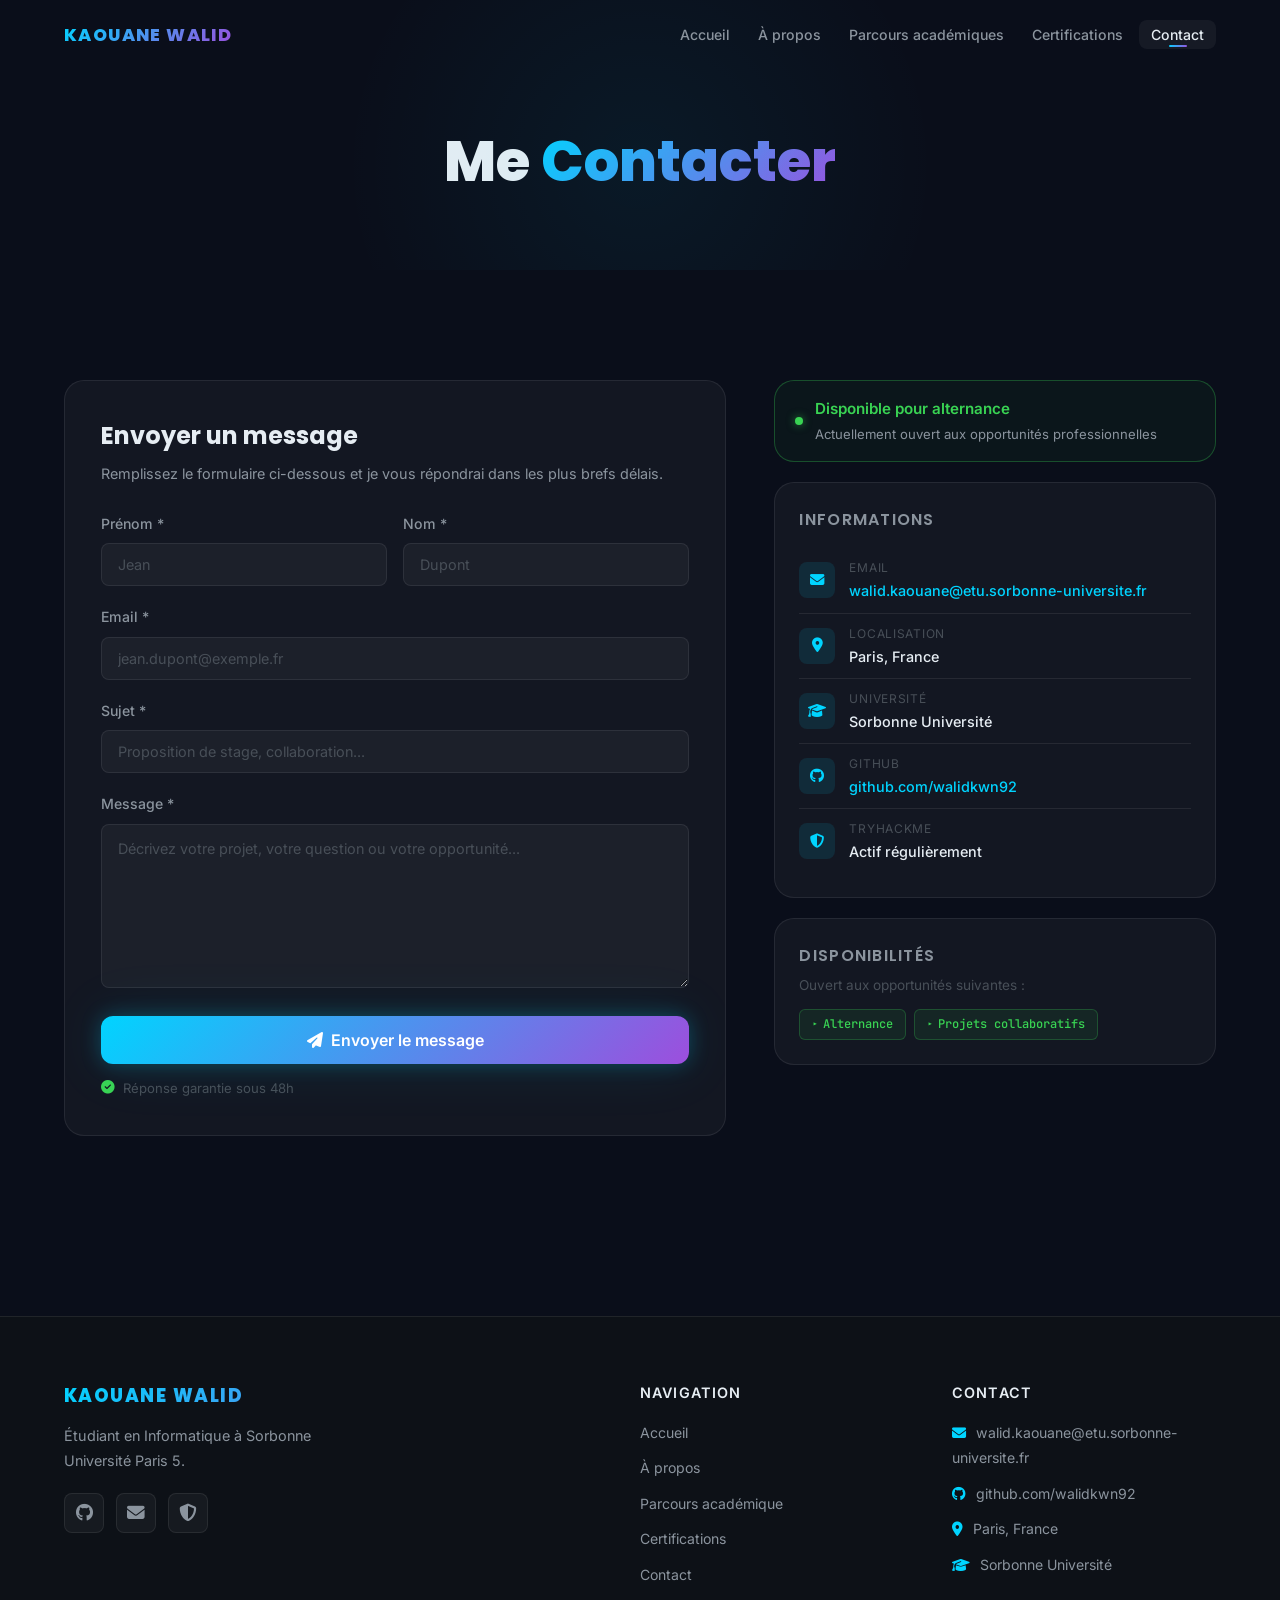
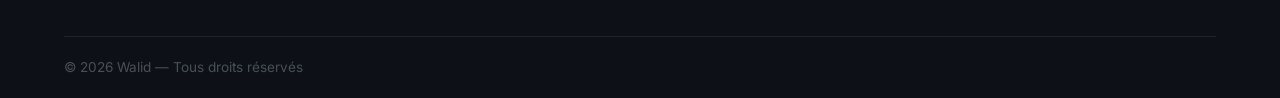
<file: contact.html>
<!DOCTYPE html>
<html lang="fr">
<head>
  <meta charset="UTF-8" />
  <meta name="viewport" content="width=device-width, initial-scale=1.0" />
  <meta name="description" content="Contactez Walid — Étudiant en Licence Informatique à Sorbonne Université, passionné de cybersécurité et développement." />
  <title>Contact — Walid</title>

  <!-- FontAwesome 6 -->
  <link rel="stylesheet"
        href="https://cdnjs.cloudflare.com/ajax/libs/font-awesome/6.5.1/css/all.min.css"
        integrity="sha512-DTOQO9RWCH3ppGqcWaEA1BIZOC6xxalwEsw9c2QQeAIftl+Vegovlnee1c9QX4TctnWMn13TZye+giMm8e2LwA=="
        crossorigin="anonymous" referrerpolicy="no-referrer" />

  <!-- Stylesheets -->
  <link rel="stylesheet" href="css/global.css" />
  <link rel="stylesheet" href="css/contact.css" />
</head>
<body>

  <!-- ══════════════════════════════════════
       NAVIGATION
  ══════════════════════════════════════ -->
  <nav class="navbar" id="navbar">
    <div class="nav-container">
      <a href="index.html" class="nav-logo">Kaouane Walid</a>
      <ul class="nav-links" id="navLinks">
        <li><a href="index.html" class="nav-link">Accueil</a></li>
        <li><a href="about.html" class="nav-link">À propos</a></li>
        <li><a href="academic.html" class="nav-link">Parcours académiques</a></li>
        <li><a href="certifications.html" class="nav-link">Certifications</a></li>
        <li><a href="contact.html" class="nav-link">Contact</a></li>
      </ul>
      <button class="nav-toggle" id="navToggle" aria-label="Menu" aria-expanded="false">
        <span></span><span></span><span></span>
      </button>
    </div>
  </nav>

  <!-- ══════════════════════════════════════
       PAGE HERO
  ══════════════════════════════════════ -->
  <section class="page-hero">
    <div class="container">
      <h1>Me <span class="highlight">Contacter</span></h1>
    </div>
  </section>

  <!-- ══════════════════════════════════════
       CONTACT SECTION
  ══════════════════════════════════════ -->
  <section class="contact-section">
    <div class="container">
      <div class="contact-layout">

        <!-- ── LEFT: Contact form ────────────────────────── -->
        <div class="contact-form-card card reveal">
          <h2 class="form-title">Envoyer un message</h2>
          <p class="form-subtitle">Remplissez le formulaire ci-dessous et je vous répondrai dans les plus brefs délais.</p>

          <form id="contactForm" novalidate>

            <!-- Honeypot (hidden from real users) -->
            <input
              type="text"
              id="hp_field"
              name="_gotcha"
              tabindex="-1"
              autocomplete="off"
              style="display:none; position:absolute; left:-9999px;"
              aria-hidden="true"
            />

            <!-- Row: Prénom + Nom -->
            <div class="form-grid-2">
              <div class="form-group">
                <label for="fname" class="form-label">Prénom <span aria-hidden="true">*</span></label>
                <input
                  type="text"
                  id="fname"
                  name="fname"
                  class="form-input"
                  placeholder="Jean"
                  autocomplete="given-name"
                  required
                />
                <div class="field-error" id="fname_error" role="alert"></div>
              </div>

              <div class="form-group">
                <label for="lname" class="form-label">Nom <span aria-hidden="true">*</span></label>
                <input
                  type="text"
                  id="lname"
                  name="lname"
                  class="form-input"
                  placeholder="Dupont"
                  autocomplete="family-name"
                  required
                />
                <div class="field-error" id="lname_error" role="alert"></div>
              </div>
            </div>

            <!-- Email -->
            <div class="form-group">
              <label for="email" class="form-label">Email <span aria-hidden="true">*</span></label>
              <input
                type="email"
                id="email"
                name="email"
                class="form-input"
                placeholder="jean.dupont@exemple.fr"
                autocomplete="email"
                required
              />
              <div class="field-error" id="email_error" role="alert"></div>
            </div>

            <!-- Sujet -->
            <div class="form-group">
              <label for="subject" class="form-label">Sujet <span aria-hidden="true">*</span></label>
              <input
                type="text"
                id="subject"
                name="subject"
                class="form-input"
                placeholder="Proposition de stage, collaboration..."
                required
              />
              <div class="field-error" id="subject_error" role="alert"></div>
            </div>

            <!-- Message -->
            <div class="form-group">
              <label for="message" class="form-label">Message <span aria-hidden="true">*</span></label>
              <textarea
                id="message"
                name="message"
                class="form-textarea"
                rows="6"
                placeholder="Décrivez votre projet, votre question ou votre opportunité..."
                required
              ></textarea>
              <div class="field-error" id="message_error" role="alert"></div>
            </div>

            <!-- Submit -->
            <button type="submit" id="submitBtn" class="btn btn-primary btn-lg submit-btn">
              <i class="fa-solid fa-paper-plane"></i>
              Envoyer le message
            </button>

            <!-- Status -->
            <div class="form-status" id="formStatus" role="status" aria-live="polite"></div>

            <!-- Note -->
            <p class="form-note">
              <i class="fa-solid fa-circle-check"></i>
              Réponse garantie sous 48h
            </p>

          </form>
        </div><!-- /.contact-form-card -->

        <!-- ── RIGHT: Contact info ───────────────────────── -->
        <div class="contact-info">

          <!-- Availability status -->
          <div class="status-available card reveal">
            <span class="status-dot"></span>
            <div class="status-text-wrap">
              <span class="status-text">Disponible pour alternance</span>
              <span class="status-sub">Actuellement ouvert aux opportunités professionnelles</span>
            </div>
          </div>

          <!-- Info items -->
          <div class="info-card card reveal">
            <h3>Informations</h3>

            <div class="info-item">
              <div class="info-icon"><i class="fa-solid fa-envelope"></i></div>
              <div class="info-text">
                <span class="info-label">Email</span>
                <span class="info-value"><a href="mailto:walid.kaouane@etu.sorbonne-universite.fr">walid.kaouane@etu.sorbonne-universite.fr</a></span>
              </div>
            </div>

            <div class="info-item">
              <div class="info-icon"><i class="fa-solid fa-location-dot"></i></div>
              <div class="info-text">
                <span class="info-label">Localisation</span>
                <span class="info-value">Paris, France</span>
              </div>
            </div>

            <div class="info-item">
              <div class="info-icon"><i class="fa-solid fa-graduation-cap"></i></div>
              <div class="info-text">
                <span class="info-label">Université</span>
                <span class="info-value">Sorbonne Université</span>
              </div>
            </div>

            <div class="info-item">
              <div class="info-icon"><i class="fa-brands fa-github"></i></div>
              <div class="info-text">
                <span class="info-label">GitHub</span>
                <span class="info-value">
                  <a href="https://github.com/walidkwn92" target="_blank" rel="noopener">github.com/walidkwn92</a>
                </span>
              </div>
            </div>

            <div class="info-item">
              <div class="info-icon"><i class="fa-solid fa-shield-halved"></i></div>
              <div class="info-text">
                <span class="info-label">TryHackMe</span>
                <span class="info-value">Actif régulièrement</span>
              </div>
            </div>

          </div><!-- /.info-card -->

          <!-- Availability tags -->
          <div class="availability-card card reveal">
            <h3>Disponibilités</h3>
            <p>Ouvert aux opportunités suivantes :</p>
            <div class="avail-tags">
              <span class="avail-tag">Alternance</span>
              <span class="avail-tag">Projets collaboratifs</span>
            </div>
          </div>

        </div><!-- /.contact-info -->

      </div><!-- /.contact-layout -->
    </div><!-- /.container -->
  </section>

  <!-- ══════════════════════════════════════
       FOOTER
  ══════════════════════════════════════ -->
  <footer class="footer">
    <div class="container">
      <div class="footer-grid">
        <div class="footer-brand">
          <div class="footer-logo">Kaouane Walid</div>
          <p>Étudiant en Informatique à Sorbonne Université Paris 5.</p>
          <div class="footer-social">
            <a href="https://github.com/walidkwn92" target="_blank" rel="noopener" aria-label="GitHub"><i class="fa-brands fa-github"></i></a>
            <a href="mailto:walid.kaouane@etu.sorbonne-universite.fr" aria-label="Email"><i class="fa-solid fa-envelope"></i></a>
            <a href="https://tryhackme.com" target="_blank" rel="noopener" aria-label="TryHackMe"><i class="fa-solid fa-shield-halved"></i></a>
          </div>
        </div>
        <div class="footer-col">
          <h4>Navigation</h4>
          <ul>
            <li><a href="index.html">Accueil</a></li>
            <li><a href="about.html">À propos</a></li>
            <li><a href="academic.html">Parcours académique</a></li>
            <li><a href="certifications.html">Certifications</a></li>
            <li><a href="contact.html">Contact</a></li>
          </ul>
        </div>
        <div class="footer-col">
          <h4>Contact</h4>
          <ul>
            <li>
              <a href="mailto:walid.kaouane@etu.sorbonne-universite.fr">
                <i class="fa-solid fa-envelope" style="margin-right:6px;color:var(--accent-cyan);"></i>
                walid.kaouane@etu.sorbonne-universite.fr
              </a>
            </li>
            <li>
              <a href="https://github.com/walidkwn92" target="_blank" rel="noopener">
                <i class="fa-brands fa-github" style="margin-right:6px;color:var(--accent-cyan);"></i>
                github.com/walidkwn92
              </a>
            </li>
            <li>
              <span style="color:var(--text-secondary);font-size:0.88rem;">
                <i class="fa-solid fa-location-dot" style="margin-right:6px;color:var(--accent-cyan);"></i>
                Paris, France
              </span>
            </li>
            <li>
              <span style="color:var(--text-secondary);font-size:0.88rem;">
                <i class="fa-solid fa-graduation-cap" style="margin-right:6px;color:var(--accent-cyan);"></i>
                Sorbonne Université
              </span>
            </li>
          </ul>
        </div>
      </div>
      <div class="footer-bottom">
        <p>© 2026 Walid — Tous droits réservés</p>
      </div>
    </div>
  </footer>

  <button id="backToTop" aria-label="Retour en haut">↑</button>

  <!-- Scripts -->
  <script src="js/main.js"></script>
  <script src="js/contact.js"></script>
</body>
</html>
</file>
<file: css/global.css>
/* ============================================================
   GLOBAL CSS — Portfolio Walid
   Design system, variables, nav, footer, utilities, animations
   ============================================================ */

/* ── Google Fonts ─────────────────────────────────────────── */
@import url('https://fonts.googleapis.com/css2?family=Inter:wght@300;400;500;600;700;800&family=Poppins:wght@400;600;700;800&family=JetBrains+Mono:wght@400;500;700&display=swap');

/* ── CSS Variables ────────────────────────────────────────── */
:root {
  /* Backgrounds */
  --bg-primary:   #0a0e1a;
  --bg-secondary: #0d1117;
  --bg-card:      rgba(255, 255, 255, 0.04);
  --bg-card-hover:rgba(255, 255, 255, 0.07);
  --bg-input:     rgba(255, 255, 255, 0.06);

  /* Accents */
  --accent-cyan:   #00d4ff;
  --accent-green:  #39d353;
  --accent-purple: #9d4edd;
  --accent-blue:   #2979ff;
  --accent-red:    #ff4757;

  /* Gradients */
  --grad-main:   linear-gradient(135deg, #00d4ff 0%, #9d4edd 100%);
  --grad-green:  linear-gradient(135deg, #39d353 0%, #00d4ff 100%);
  --grad-card:   linear-gradient(135deg, rgba(0,212,255,0.08) 0%, rgba(157,78,221,0.08) 100%);

  /* Text */
  --text-primary:   #e6edf3;
  --text-secondary: #8b949e;
  --text-muted:     #484f58;

  /* Borders */
  --border:       rgba(255, 255, 255, 0.08);
  --border-accent:rgba(0, 212, 255, 0.3);

  /* Shadows / Glows */
  --glow-cyan:    0 0 20px rgba(0, 212, 255, 0.25), 0 0 60px rgba(0, 212, 255, 0.1);
  --glow-purple:  0 0 20px rgba(157, 78, 221, 0.25);
  --shadow-card:  0 4px 24px rgba(0, 0, 0, 0.4);
  --shadow-lg:    0 8px 40px rgba(0, 0, 0, 0.6);

  /* Typography */
  --font-main: 'Inter', sans-serif;
  --font-head: 'Poppins', sans-serif;
  --font-mono: 'JetBrains Mono', monospace;

  /* Layout */
  --nav-height:    70px;
  --container-max: 1200px;
  --radius:        12px;
  --radius-lg:     20px;
  --radius-sm:     8px;

  /* Transitions */
  --transition:    all 0.3s ease;
  --transition-slow: all 0.5s ease;
}

/* ── Reset ────────────────────────────────────────────────── */
*, *::before, *::after { box-sizing: border-box; margin: 0; padding: 0; }
html { scroll-behavior: smooth; font-size: 16px; }
body {
  background-color: var(--bg-primary);
  color: var(--text-primary);
  font-family: var(--font-main);
  line-height: 1.6;
  overflow-x: hidden;
  -webkit-font-smoothing: antialiased;
}
a { text-decoration: none; color: inherit; }
ul { list-style: none; }
img { max-width: 100%; height: auto; display: block; }
button { cursor: pointer; border: none; background: none; font-family: inherit; }
input, textarea, select { font-family: inherit; }

/* ── Scrollbar ────────────────────────────────────────────── */
::-webkit-scrollbar { width: 6px; }
::-webkit-scrollbar-track { background: var(--bg-secondary); }
::-webkit-scrollbar-thumb { background: var(--accent-cyan); border-radius: 3px; }
::-webkit-scrollbar-thumb:hover { background: var(--accent-purple); }

/* ── Selection ────────────────────────────────────────────── */
::selection { background: rgba(0, 212, 255, 0.2); color: var(--accent-cyan); }

/* ── Container ────────────────────────────────────────────── */
.container {
  max-width: var(--container-max);
  margin: 0 auto;
  padding: 0 24px;
}

/* ── Section Utilities ────────────────────────────────────── */
.section { padding: 100px 0; }
.section-sm { padding: 60px 0; }

.section-header { text-align: center; margin-bottom: 64px; }
.section-tag {
  display: inline-block;
  font-family: var(--font-mono);
  font-size: 0.8rem;
  color: var(--accent-cyan);
  background: rgba(0, 212, 255, 0.1);
  border: 1px solid rgba(0, 212, 255, 0.2);
  padding: 4px 14px;
  border-radius: 20px;
  margin-bottom: 16px;
  letter-spacing: 0.05em;
}
.section-title {
  font-family: var(--font-head);
  font-size: clamp(2rem, 4vw, 2.8rem);
  font-weight: 700;
  line-height: 1.2;
  margin-bottom: 16px;
}
.section-title span { background: var(--grad-main); -webkit-background-clip: text; -webkit-text-fill-color: transparent; background-clip: text; }
.section-subtitle {
  font-size: 1.05rem;
  color: var(--text-secondary);
  max-width: 560px;
  margin: 0 auto;
}

/* ── Buttons ──────────────────────────────────────────────── */
.btn {
  display: inline-flex;
  align-items: center;
  gap: 8px;
  padding: 12px 28px;
  border-radius: var(--radius);
  font-size: 0.95rem;
  font-weight: 600;
  transition: var(--transition);
  position: relative;
  overflow: hidden;
}
.btn::after {
  content: '';
  position: absolute;
  inset: 0;
  background: rgba(255,255,255,0.05);
  opacity: 0;
  transition: opacity 0.2s;
}
.btn:hover::after { opacity: 1; }

.btn-primary {
  background: var(--grad-main);
  color: #fff;
  box-shadow: var(--glow-cyan);
}
.btn-primary:hover { transform: translateY(-2px); box-shadow: 0 0 30px rgba(0,212,255,0.4), 0 0 80px rgba(0,212,255,0.15); }

.btn-outline {
  background: transparent;
  color: var(--accent-cyan);
  border: 1px solid var(--border-accent);
}
.btn-outline:hover { background: rgba(0,212,255,0.08); transform: translateY(-2px); box-shadow: var(--glow-cyan); }

.btn-ghost {
  background: var(--bg-card);
  color: var(--text-primary);
  border: 1px solid var(--border);
}
.btn-ghost:hover { background: var(--bg-card-hover); border-color: var(--border-accent); transform: translateY(-2px); }

.btn-sm { padding: 8px 18px; font-size: 0.85rem; }
.btn-lg { padding: 16px 36px; font-size: 1.05rem; }
.btn-disabled { opacity: 0.4; pointer-events: none; }

/* ── Badge / Tag ──────────────────────────────────────────── */
.badge {
  display: inline-flex;
  align-items: center;
  gap: 4px;
  font-family: var(--font-mono);
  font-size: 0.75rem;
  font-weight: 500;
  padding: 4px 10px;
  border-radius: 6px;
  background: rgba(0,212,255,0.1);
  color: var(--accent-cyan);
  border: 1px solid rgba(0,212,255,0.2);
  white-space: nowrap;
}
.badge-green  { background: rgba(57,211,83,0.1);  color: var(--accent-green);  border-color: rgba(57,211,83,0.2); }
.badge-purple { background: rgba(157,78,221,0.1); color: var(--accent-purple); border-color: rgba(157,78,221,0.2); }
.badge-blue   { background: rgba(41,121,255,0.1); color: var(--accent-blue);   border-color: rgba(41,121,255,0.2); }
.badge-red    { background: rgba(255,71,87,0.1);  color: var(--accent-red);    border-color: rgba(255,71,87,0.2); }

/* ── Card Base ────────────────────────────────────────────── */
.card {
  background: var(--bg-card);
  border: 1px solid var(--border);
  border-radius: var(--radius-lg);
  padding: 28px;
  transition: var(--transition);
  position: relative;
  overflow: hidden;
}
.card::before {
  content: '';
  position: absolute;
  top: 0; left: 0; right: 0;
  height: 1px;
  background: var(--grad-main);
  opacity: 0;
  transition: opacity 0.3s;
}
.card:hover { background: var(--bg-card-hover); border-color: var(--border-accent); transform: translateY(-4px); box-shadow: var(--shadow-card); }
.card:hover::before { opacity: 1; }

/* ── Grid Utilities ───────────────────────────────────────── */
.grid-2 { display: grid; grid-template-columns: repeat(2, 1fr); gap: 28px; }
.grid-3 { display: grid; grid-template-columns: repeat(3, 1fr); gap: 28px; }
.grid-4 { display: grid; grid-template-columns: repeat(4, 1fr); gap: 24px; }

/* ── Flex Utilities ───────────────────────────────────────── */
.flex { display: flex; }
.flex-center { display: flex; align-items: center; justify-content: center; }
.flex-between { display: flex; align-items: center; justify-content: space-between; }
.gap-8 { gap: 8px; }
.gap-12 { gap: 12px; }
.gap-16 { gap: 16px; }

/* ── Glow Line ────────────────────────────────────────────── */
.glow-line {
  width: 60px; height: 3px;
  background: var(--grad-main);
  border-radius: 2px;
  margin: 16px auto 0;
  box-shadow: 0 0 12px rgba(0,212,255,0.5);
}
.glow-line-left { margin: 12px 0 0; }

/* ── Highlight text ───────────────────────────────────────── */
.highlight { background: var(--grad-main); -webkit-background-clip: text; -webkit-text-fill-color: transparent; background-clip: text; }
.highlight-green { background: var(--grad-green); -webkit-background-clip: text; -webkit-text-fill-color: transparent; background-clip: text; }

/* ── Page Hero (non-home pages) ───────────────────────────── */
.page-hero {
  padding: calc(var(--nav-height) + 60px) 0 60px;
  text-align: center;
  position: relative;
  overflow: hidden;
}
.page-hero::before {
  content: '';
  position: absolute;
  top: -50%; left: 50%;
  transform: translateX(-50%);
  width: 600px; height: 600px;
  background: radial-gradient(circle, rgba(0,212,255,0.06) 0%, transparent 70%);
  pointer-events: none;
}
.page-hero-tag {
  font-family: var(--font-mono);
  font-size: 0.85rem;
  color: var(--accent-cyan);
  margin-bottom: 12px;
  display: block;
}
.page-hero h1 {
  font-family: var(--font-head);
  font-size: clamp(2.2rem, 5vw, 3.5rem);
  font-weight: 800;
  line-height: 1.15;
  margin-bottom: 16px;
}
.page-hero p {
  font-size: 1.1rem;
  color: var(--text-secondary);
  max-width: 600px;
  margin: 0 auto;
}

/* ══════════════════════════════════════════════════
   NAVIGATION
══════════════════════════════════════════════════ */
.navbar {
  position: fixed;
  top: 0; left: 0; right: 0;
  height: var(--nav-height);
  z-index: 1000;
  transition: var(--transition);
}
.navbar.scrolled {
  background: rgba(10, 14, 26, 0.92);
  backdrop-filter: blur(20px);
  -webkit-backdrop-filter: blur(20px);
  border-bottom: 1px solid var(--border);
  box-shadow: 0 4px 30px rgba(0,0,0,0.4);
}
.nav-container {
  max-width: var(--container-max);
  margin: 0 auto;
  padding: 0 24px;
  height: 100%;
  display: flex;
  align-items: center;
  justify-content: space-between;
}

/* Logo */
.nav-logo {
  font-family: var(--font-head);
  font-size: 1.1rem;
  font-weight: 800;
  letter-spacing: 0.08em;
  cursor: pointer;
  text-transform: uppercase;
  background: var(--grad-main);
  -webkit-background-clip: text;
  -webkit-text-fill-color: transparent;
  background-clip: text;
}
.logo-bracket { display: none; }
.logo-name { color: inherit; margin: 0; }

/* Links */
.nav-links {
  display: flex;
  align-items: center;
  gap: 4px;
}
.nav-link {
  font-size: 0.88rem;
  font-weight: 500;
  color: var(--text-secondary);
  padding: 6px 12px;
  border-radius: var(--radius-sm);
  transition: var(--transition);
  position: relative;
}
.nav-link:hover,
.nav-link.active {
  color: var(--text-primary);
  background: rgba(255,255,255,0.05);
}
.nav-link.active::after {
  content: '';
  position: absolute;
  bottom: 2px; left: 50%;
  transform: translateX(-50%);
  width: 18px; height: 2px;
  background: var(--grad-main);
  border-radius: 1px;
}

/* Mobile Toggle */
.nav-toggle {
  display: none;
  flex-direction: column;
  gap: 5px;
  padding: 4px;
}
.nav-toggle span {
  display: block;
  width: 24px; height: 2px;
  background: var(--text-primary);
  border-radius: 2px;
  transition: var(--transition);
}
.nav-toggle.open span:nth-child(1) { transform: translateY(7px) rotate(45deg); }
.nav-toggle.open span:nth-child(2) { opacity: 0; transform: scaleX(0); }
.nav-toggle.open span:nth-child(3) { transform: translateY(-7px) rotate(-45deg); }

/* ── Mobile Nav ───────────────────────────────────────────── */
@media (max-width: 900px) {
  .nav-toggle { display: flex; }
  .nav-links {
    position: fixed;
    top: var(--nav-height); left: 0; right: 0;
    background: rgba(10, 14, 26, 0.97);
    backdrop-filter: blur(20px);
    flex-direction: column;
    padding: 24px;
    gap: 8px;
    border-bottom: 1px solid var(--border);
    transform: translateY(-100%);
    opacity: 0;
    pointer-events: none;
    transition: var(--transition);
  }
  .nav-links.open {
    transform: translateY(0);
    opacity: 1;
    pointer-events: all;
  }
  .nav-link { width: 100%; text-align: center; padding: 12px; font-size: 0.95rem; }
  .nav-link.active::after { display: none; }
}

/* ══════════════════════════════════════════════════
   FOOTER
══════════════════════════════════════════════════ */
.footer {
  background: var(--bg-secondary);
  border-top: 1px solid var(--border);
  padding: 64px 0 0;
  margin-top: 80px;
}
.footer-grid {
  display: grid;
  grid-template-columns: 2fr 1fr 1fr;
  gap: 48px;
  padding-bottom: 48px;
}
.footer-logo {
  font-family: var(--font-head);
  font-size: 1.15rem;
  font-weight: 800;
  letter-spacing: 0.08em;
  margin-bottom: 14px;
  text-transform: uppercase;
  background: var(--grad-main);
  -webkit-background-clip: text;
  -webkit-text-fill-color: transparent;
  background-clip: text;
}
.footer-brand p {
  color: var(--text-secondary);
  font-size: 0.9rem;
  line-height: 1.7;
  max-width: 300px;
}
.footer-social {
  display: flex;
  gap: 12px;
  margin-top: 20px;
}
.footer-social a {
  width: 40px; height: 40px;
  display: flex; align-items: center; justify-content: center;
  background: var(--bg-card);
  border: 1px solid var(--border);
  border-radius: var(--radius-sm);
  font-size: 1.1rem;
  transition: var(--transition);
  color: var(--text-secondary);
}
.footer-social a:hover {
  background: rgba(0,212,255,0.1);
  border-color: var(--border-accent);
  color: var(--accent-cyan);
  transform: translateY(-2px);
}
.footer-col h4 {
  font-size: 0.9rem;
  font-weight: 600;
  color: var(--text-primary);
  margin-bottom: 16px;
  text-transform: uppercase;
  letter-spacing: 0.08em;
}
.footer-col ul { display: flex; flex-direction: column; gap: 10px; }
.footer-col ul a {
  font-size: 0.88rem;
  color: var(--text-secondary);
  transition: var(--transition);
}
.footer-col ul a:hover { color: var(--accent-cyan); padding-left: 4px; }
.footer-bottom {
  border-top: 1px solid var(--border);
  padding: 20px 0;
  display: flex;
  align-items: center;
  justify-content: space-between;
}
.footer-bottom p {
  font-size: 0.85rem;
  color: var(--text-muted);
}
.footer-bottom span {
  font-family: var(--font-mono);
  font-size: 0.8rem;
  color: var(--text-muted);
}
.footer-bottom .heart { color: var(--accent-red); }

@media (max-width: 768px) {
  .footer-grid { grid-template-columns: 1fr; gap: 32px; }
  .footer-bottom { flex-direction: column; gap: 8px; text-align: center; }
}

/* ══════════════════════════════════════════════════
   ANIMATION KEYFRAMES
══════════════════════════════════════════════════ */
@keyframes fadeUp {
  from { opacity: 0; transform: translateY(30px); }
  to   { opacity: 1; transform: translateY(0); }
}
@keyframes fadeIn {
  from { opacity: 0; }
  to   { opacity: 1; }
}
@keyframes slideLeft {
  from { opacity: 0; transform: translateX(-30px); }
  to   { opacity: 1; transform: translateX(0); }
}
@keyframes slideRight {
  from { opacity: 0; transform: translateX(30px); }
  to   { opacity: 1; transform: translateX(0); }
}
@keyframes pulse {
  0%, 100% { opacity: 1; }
  50%       { opacity: 0.5; }
}
@keyframes glow-pulse {
  0%, 100% { box-shadow: var(--glow-cyan); }
  50%       { box-shadow: 0 0 40px rgba(0,212,255,0.5); }
}
@keyframes float {
  0%, 100% { transform: translateY(0); }
  50%       { transform: translateY(-10px); }
}
@keyframes spin {
  from { transform: rotate(0deg); }
  to   { transform: rotate(360deg); }
}
@keyframes blink {
  0%, 100% { opacity: 1; }
  50%       { opacity: 0; }
}
@keyframes gradShift {
  0%   { background-position: 0% 50%; }
  50%  { background-position: 100% 50%; }
  100% { background-position: 0% 50%; }
}

/* ── Reveal on scroll ─────────────────────────────────────── */
.reveal {
  opacity: 0;
  transform: translateY(30px);
  transition: opacity 0.6s ease, transform 0.6s ease;
}
.reveal.visible {
  opacity: 1;
  transform: translateY(0);
}
.reveal-left {
  opacity: 0;
  transform: translateX(-30px);
  transition: opacity 0.6s ease, transform 0.6s ease;
}
.reveal-right {
  opacity: 0;
  transform: translateX(30px);
  transition: opacity 0.6s ease, transform 0.6s ease;
}
.reveal-left.visible,
.reveal-right.visible {
  opacity: 1;
  transform: translateX(0);
}

/* ── Stagger children ─────────────────────────────────────── */
.stagger > *:nth-child(1) { transition-delay: 0.05s; }
.stagger > *:nth-child(2) { transition-delay: 0.1s; }
.stagger > *:nth-child(3) { transition-delay: 0.15s; }
.stagger > *:nth-child(4) { transition-delay: 0.2s; }
.stagger > *:nth-child(5) { transition-delay: 0.25s; }
.stagger > *:nth-child(6) { transition-delay: 0.3s; }

/* ── Decorative dots grid ─────────────────────────────────── */
.dots-bg {
  background-image: radial-gradient(rgba(0,212,255,0.08) 1px, transparent 1px);
  background-size: 30px 30px;
}

/* ── Status Indicators ────────────────────────────────────── */
.status-dot {
  display: inline-block;
  width: 8px; height: 8px;
  border-radius: 50%;
  background: var(--accent-green);
  box-shadow: 0 0 8px rgba(57,211,83,0.6);
  animation: pulse 2s infinite;
}

/* ── Stars Rating ─────────────────────────────────────────── */
.stars { display: flex; gap: 3px; }
.star { font-size: 1rem; color: var(--text-muted); transition: var(--transition); }
.star.filled { color: #ffd700; text-shadow: 0 0 8px rgba(255,215,0,0.4); }

/* ── Tooltip ──────────────────────────────────────────────── */
[data-tooltip] { position: relative; }
[data-tooltip]::after {
  content: attr(data-tooltip);
  position: absolute;
  bottom: calc(100% + 8px); left: 50%;
  transform: translateX(-50%);
  background: rgba(0,0,0,0.9);
  color: #fff;
  font-size: 0.78rem;
  padding: 6px 10px;
  border-radius: 6px;
  white-space: nowrap;
  pointer-events: none;
  opacity: 0;
  transition: opacity 0.2s;
  z-index: 100;
}
[data-tooltip]:hover::after { opacity: 1; }

/* ── Loading Skeleton ─────────────────────────────────────── */
.skeleton {
  background: linear-gradient(90deg, var(--bg-card) 25%, rgba(255,255,255,0.06) 50%, var(--bg-card) 75%);
  background-size: 400% 100%;
  animation: shimmer 1.5s infinite;
  border-radius: var(--radius-sm);
}
@keyframes shimmer {
  0%   { background-position: 100% 50%; }
  100% { background-position: -100% 50%; }
}

/* ── Noise overlay ────────────────────────────────────────── */
.noise::after {
  content: '';
  position: absolute;
  inset: 0;
  background-image: url("data:image/svg+xml,%3Csvg viewBox='0 0 200 200' xmlns='http://www.w3.org/2000/svg'%3E%3Cfilter id='n'%3E%3CfeTurbulence type='fractalNoise' baseFrequency='0.9' numOctaves='4' stitchTiles='stitch'/%3E%3C/filter%3E%3Crect width='100%25' height='100%25' filter='url(%23n)' opacity='0.03'/%3E%3C/svg%3E");
  pointer-events: none;
  opacity: 0.4;
}

/* ── Back to top ──────────────────────────────────────────── */
#backToTop {
  position: fixed;
  bottom: 30px; right: 30px;
  width: 44px; height: 44px;
  background: var(--grad-main);
  border-radius: 50%;
  display: flex; align-items: center; justify-content: center;
  font-size: 1.1rem;
  color: #fff;
  opacity: 0;
  pointer-events: none;
  transition: var(--transition);
  z-index: 999;
  box-shadow: var(--glow-cyan);
}
#backToTop.visible { opacity: 1; pointer-events: all; }
#backToTop:hover { transform: translateY(-3px); }

/* ── Responsive Grid Fallbacks ────────────────────────────── */
@media (max-width: 1024px) {
  .grid-4 { grid-template-columns: repeat(2, 1fr); }
  .grid-3 { grid-template-columns: repeat(2, 1fr); }
}
@media (max-width: 640px) {
  .grid-4, .grid-3, .grid-2 { grid-template-columns: 1fr; }
  .section { padding: 70px 0; }
  .container { padding: 0 16px; }
}

/* ── Utility ──────────────────────────────────────────────── */
.text-center { text-align: center; }
.text-right  { text-align: right; }
.mt-8  { margin-top: 8px; }
.mt-16 { margin-top: 16px; }
.mt-24 { margin-top: 24px; }
.mt-32 { margin-top: 32px; }
.mb-8  { margin-bottom: 8px; }
.mb-16 { margin-bottom: 16px; }
.mb-24 { margin-bottom: 24px; }
.mb-32 { margin-bottom: 32px; }
.w-full { width: 100%; }
.relative { position: relative; }
.overflow-hidden { overflow: hidden; }
.mono { font-family: var(--font-mono); }
.sr-only { position: absolute; width: 1px; height: 1px; padding: 0; margin: -1px; overflow: hidden; clip: rect(0,0,0,0); white-space: nowrap; border: 0; }
</file>
<file: css/home.css>
/* ============================================================
   HOME.CSS — Page-specific styles for index.html
   ============================================================ */

/* ── Matrix Canvas ────────────────────────────────────────── */
#matrixCanvas {
  position: fixed;
  top: 0;
  left: 0;
  width: 100%;
  height: 100%;
  z-index: 0;
  opacity: 0.18;
  pointer-events: none;
}

/* ── Gradient Blobs ───────────────────────────────────────── */
.hero-blob {
  position: absolute;
  border-radius: 50%;
  pointer-events: none;
  filter: blur(80px);
  z-index: 0;
}
.hero-blob--cyan {
  width: 600px;
  height: 600px;
  top: -120px;
  left: -180px;
  background: radial-gradient(circle, rgba(0, 212, 255, 0.12) 0%, transparent 70%);
}
.hero-blob--purple {
  width: 500px;
  height: 500px;
  bottom: -100px;
  right: -120px;
  background: radial-gradient(circle, rgba(157, 78, 221, 0.12) 0%, transparent 70%);
}
.hero-blob--green {
  width: 400px;
  height: 400px;
  top: 40%;
  left: 40%;
  transform: translate(-50%, -50%);
  background: radial-gradient(circle, rgba(57, 211, 83, 0.06) 0%, transparent 70%);
}

/* ── Hero ─────────────────────────────────────────────────── */
.hero {
  min-height: 100vh;
  display: flex;
  align-items: center;
  position: relative;
  z-index: 1;
  padding-top: 70px;
  overflow: hidden;
}

.hero .container {
  position: relative;
  z-index: 2;
}

.hero-content {
  max-width: 760px;
  animation: fadeUp 0.8s ease both;
}

/* ── Hero Badge ───────────────────────────────────────────── */
.hero-badge {
  display: inline-flex;
  align-items: center;
  font-family: var(--font-mono);
  font-size: 0.85rem;
  color: var(--accent-cyan);
  background: rgba(0, 212, 255, 0.06);
  border: 1px solid rgba(0, 212, 255, 0.25);
  padding: 6px 16px;
  border-radius: 20px;
  margin-bottom: 20px;
  letter-spacing: 0.02em;
}

/* ── Hero Title ───────────────────────────────────────────── */
.hero-title {
  font-family: var(--font-head);
  font-size: clamp(3rem, 6vw, 5rem);
  font-weight: 800;
  line-height: 1.1;
  margin-bottom: 20px;
  color: var(--text-primary);
}

/* ── Hero Subtitle (TypeWriter) ───────────────────────────── */
.hero-subtitle {
  font-size: 1.3rem;
  color: var(--text-secondary);
  margin-bottom: 16px;
  height: 32px;
  display: flex;
  align-items: center;
  gap: 8px;
  font-weight: 500;
}

/* Blinking cursor */
.cursor {
  display: inline-block;
  width: 2px;
  height: 1.2em;
  background: var(--accent-cyan);
  border-radius: 1px;
  animation: blink 1s step-end infinite;
  flex-shrink: 0;
}

/* ── Hero Description ─────────────────────────────────────── */
.hero-desc {
  font-size: 1.05rem;
  color: var(--text-secondary);
  max-width: 560px;
  line-height: 1.8;
  margin-bottom: 32px;
}
.hero-desc strong {
  color: var(--text-primary);
  font-weight: 600;
}

/* ── CTA Buttons ──────────────────────────────────────────── */
.hero-cta {
  display: flex;
  align-items: center;
  gap: 16px;
  flex-wrap: wrap;
  margin-bottom: 32px;
}

/* ── Status Badge ─────────────────────────────────────────── */
.hero-status {
  display: inline-flex;
  align-items: center;
  gap: 10px;
  background: var(--bg-card);
  border: 1px solid var(--border);
  padding: 8px 16px;
  border-radius: 20px;
  font-size: 0.9rem;
  color: var(--text-secondary);
  backdrop-filter: blur(8px);
}

/* ══════════════════════════════════════════════════
   STATS BAR
══════════════════════════════════════════════════ */
.stats-bar {
  background: var(--bg-secondary);
  border-top: 1px solid var(--border);
  border-bottom: 1px solid var(--border);
  padding: 40px 0;
  margin-top: 0;
  position: relative;
  z-index: 2;
}

.stats-grid {
  display: grid;
  grid-template-columns: repeat(4, 1fr);
  text-align: center;
  gap: 24px;
}

.stat-item {
  display: flex;
  flex-direction: column;
  align-items: center;
  padding: 8px 0;
}

.stat-number {
  font-family: var(--font-mono);
  font-size: 2.2rem;
  font-weight: 700;
  background: var(--grad-main);
  -webkit-background-clip: text;
  -webkit-text-fill-color: transparent;
  background-clip: text;
  display: block;
  line-height: 1;
  margin-bottom: 6px;
}

.stat-label {
  font-size: 0.85rem;
  color: var(--text-secondary);
  margin-top: 4px;
  font-weight: 500;
}

/* ══════════════════════════════════════════════════
   QUICK LINKS
══════════════════════════════════════════════════ */
.quick-links {
  padding: 80px 0;
  position: relative;
  z-index: 2;
}

.quick-grid {
  display: grid;
  grid-template-columns: repeat(3, 1fr);
  gap: 24px;
  max-width: 900px;
  margin: 0 auto;
}

/* ── Quick Card ───────────────────────────────────────────── */
.quick-card {
  display: flex;
  flex-direction: column;
  align-items: center;
  gap: 12px;
  text-align: center;
  cursor: pointer;
  padding: 36px 24px;
  text-decoration: none;
  color: var(--text-primary);
  transition: var(--transition);
}

.quick-card strong {
  font-size: 1.05rem;
  font-weight: 700;
  color: var(--text-primary);
}

.quick-card-desc {
  font-size: 0.85rem;
  color: var(--text-secondary);
  line-height: 1.5;
}

/* Gradient border effect on hover */
.quick-card:hover {
  border-color: var(--border-accent);
  box-shadow: var(--glow-cyan), var(--shadow-card);
}

/* ── Quick Icon ───────────────────────────────────────────── */
.quick-icon {
  width: 60px;
  height: 60px;
  border-radius: 16px;
  display: flex;
  align-items: center;
  justify-content: center;
  font-size: 1.6rem;
  margin-bottom: 8px;
  transition: var(--transition);
}

.quick-card:hover .quick-icon {
  transform: scale(1.1) rotate(-3deg);
}

/* ── Quick card glow (JS adds this class) ─────────────────── */
.quick-card.glow {
  box-shadow: var(--glow-cyan), var(--shadow-card);
}

/* ══════════════════════════════════════════════════
   RESPONSIVE
══════════════════════════════════════════════════ */

/* Tablet: stats 2-column */
@media (max-width: 768px) {
  .stats-grid {
    grid-template-columns: repeat(2, 1fr);
    gap: 20px;
  }

  .hero-title {
    font-size: clamp(2.4rem, 8vw, 3.5rem);
  }

  .hero-subtitle {
    font-size: 1.1rem;
    height: 28px;
  }

  .quick-grid {
    max-width: 100%;
    gap: 16px;
    grid-template-columns: repeat(2, 1fr);
  }
}

/* Mobile: hero CTA stacked, stats 1-column */
@media (max-width: 480px) {
  .hero-cta {
    flex-direction: column;
    align-items: flex-start;
  }

  .hero-cta .btn {
    width: 100%;
    justify-content: center;
  }

  .stats-grid {
    grid-template-columns: repeat(2, 1fr);
    gap: 16px;
  }

  .stat-number {
    font-size: 1.8rem;
  }

  .quick-grid {
    grid-template-columns: 1fr;
  }

  .hero-badge {
    font-size: 0.78rem;
  }

  .hero-blob--cyan,
  .hero-blob--purple,
  .hero-blob--green {
    opacity: 0.5;
  }
}

@media (max-width: 360px) {
  .stats-grid {
    grid-template-columns: 1fr;
  }
}
</file>
<file: css/about.css>
/* ============================================================
   ABOUT CSS — Page À propos
   ============================================================ */

/* ── Page Hero ─────────────────────────────────────────────── */
.page-hero {
  padding: calc(var(--nav-height) + 80px) 0 80px;
  text-align: center;
  background: radial-gradient(ellipse 80% 50% at 50% 0%, rgba(0,212,255,0.07) 0%, transparent 70%);
  border-bottom: 1px solid var(--border);
}

.page-hero .section-tag {
  display: inline-block;
  margin-bottom: 16px;
  font-family: var(--font-mono);
  font-size: 0.9rem;
  color: var(--accent-cyan);
  letter-spacing: 0.05em;
}

.page-hero h1 {
  font-family: var(--font-head);
  font-size: clamp(2.4rem, 5vw, 3.6rem);
  font-weight: 800;
  line-height: 1.15;
  margin-bottom: 16px;
  color: var(--text-primary);
}

.page-hero h1 span {
  background: var(--grad-main);
  -webkit-background-clip: text;
  -webkit-text-fill-color: transparent;
  background-clip: text;
}

.page-hero-subtitle {
  font-size: 1.1rem;
  color: var(--text-secondary);
  max-width: 520px;
  margin: 0 auto;
  line-height: 1.7;
}

/* ── Section 1: À propos ───────────────────────────────────── */
.about-section {
  padding: 100px 0;
}

.about-grid {
  display: grid;
  grid-template-columns: 1fr 400px;
  gap: 64px;
  align-items: center;
}

/* Left: Text */
.about-tag {
  font-family: var(--font-mono);
  font-size: 0.82rem;
  margin-bottom: 12px;
  display: inline-block;
}

.about-title {
  font-family: var(--font-head);
  font-size: 2.5rem;
  font-weight: 700;
  line-height: 1.25;
  margin-bottom: 20px;
  color: var(--text-primary);
}

.about-desc {
  font-size: 1.05rem;
  color: var(--text-secondary);
  line-height: 1.8;
  margin-bottom: 24px;
}

.about-desc strong {
  color: var(--text-primary);
}

/* Info grid */
.info-grid {
  display: grid;
  grid-template-columns: 1fr 1fr;
  gap: 12px;
  margin-bottom: 28px;
}

.info-item {
  display: flex;
  flex-direction: column;
  gap: 4px;
  background: var(--bg-card);
  border: 1px solid var(--border);
  border-radius: var(--radius-sm);
  padding: 12px 16px;
  transition: var(--transition);
}

.info-item:hover {
  border-color: var(--border-accent);
  background: var(--bg-card-hover);
}

.info-label {
  font-size: 0.78rem;
  color: var(--text-muted);
  text-transform: uppercase;
  letter-spacing: 0.08em;
  font-family: var(--font-mono);
}

.info-value {
  font-size: 0.95rem;
  font-weight: 600;
  color: var(--text-primary);
}

/* CTA buttons */
.about-cta {
  display: flex;
  gap: 12px;
  flex-wrap: wrap;
}

/* Right: Profile card */
.about-visual {
  display: flex;
  justify-content: center;
}

.profile-card {
  position: relative;
  text-align: center;
  padding: 40px 32px 32px;
  width: 100%;
  max-width: 360px;
  border: 1px solid var(--border-accent);
  box-shadow: var(--glow-cyan);
}

.avatar-placeholder {
  width: 140px;
  height: 140px;
  border-radius: 50%;
  background: var(--grad-main);
  margin: 0 auto 16px;
  display: flex;
  align-items: center;
  justify-content: center;
  font-family: var(--font-head);
  font-size: 3rem;
  font-weight: 700;
  color: #fff;
  box-shadow: var(--glow-cyan);
  flex-shrink: 0;
}

.profile-name {
  font-family: var(--font-head);
  font-size: 1.3rem;
  font-weight: 700;
  color: var(--text-primary);
  margin-bottom: 4px;
}

.profile-role {
  font-size: 0.9rem;
  color: var(--text-secondary);
  margin-bottom: 20px;
}

.profile-badge {
  position: absolute;
  bottom: 56px;
  right: -12px;
  background: var(--bg-secondary);
  border: 1px solid var(--border-accent);
  padding: 6px 14px;
  border-radius: 20px;
  font-size: 0.8rem;
  color: var(--text-primary);
  white-space: nowrap;
  box-shadow: 0 4px 16px rgba(0,0,0,0.4);
}

.profile-status {
  display: inline-flex;
  align-items: center;
  gap: 8px;
  background: rgba(57, 211, 83, 0.08);
  border: 1px solid rgba(57, 211, 83, 0.25);
  padding: 6px 14px;
  border-radius: 20px;
  font-size: 0.8rem;
  color: var(--accent-green);
}

.profile-status .status-dot {
  width: 8px;
  height: 8px;
  border-radius: 50%;
  background: var(--accent-green);
  box-shadow: 0 0 8px var(--accent-green);
  animation: pulse 2s infinite;
  flex-shrink: 0;
}

@keyframes pulse {
  0%, 100% { opacity: 1; transform: scale(1); }
  50%       { opacity: 0.6; transform: scale(0.85); }
}

/* ── Section 2: Skills ─────────────────────────────────────── */
.skills-section {
  background: var(--bg-secondary);
  padding: 100px 0;
}

.skills-categories {
  display: grid;
  grid-template-columns: repeat(2, 1fr);
  gap: 28px;
  margin-top: 48px;
}

.skill-category {
  padding: 28px;
}

.skill-category h3 {
  font-family: var(--font-head);
  font-size: 1rem;
  font-weight: 600;
  margin-bottom: 20px;
  color: var(--text-primary);
  display: flex;
  align-items: center;
}

.skills-list {
  display: flex;
  flex-direction: column;
  gap: 14px;
}

/* Soft skills span full row — wide list layout */
.soft-skills-list {
  display: grid;
  grid-template-columns: repeat(2, 1fr);
  gap: 14px 28px;
}

.skill-item {
  display: flex;
  flex-direction: column;
  gap: 6px;
}

.skill-header {
  display: flex;
  justify-content: space-between;
  align-items: center;
  gap: 8px;
}

.skill-name {
  font-size: 0.9rem;
  font-weight: 500;
  color: var(--text-primary);
}

.skill-note {
  font-size: 0.78rem;
  color: var(--text-muted);
  font-weight: 400;
}

.skill-stars {
  font-size: 0.78rem;
  color: var(--accent-cyan);
  letter-spacing: 0.05em;
  white-space: nowrap;
  flex-shrink: 0;
}

.skill-bar {
  height: 6px;
  background: rgba(255, 255, 255, 0.06);
  border-radius: 3px;
  overflow: hidden;
}

.skill-bar-fill {
  height: 100%;
  border-radius: 3px;
  background: var(--grad-main);
  width: 0%;
  transition: width 1s ease 0.2s;
}

/* ── Section 3: Interests ──────────────────────────────────── */
.interests-section {
  padding: 80px 0;
}

.interests-grid {
  display: grid;
  grid-template-columns: repeat(6, 1fr);
  gap: 16px;
  margin-top: 48px;
}

.interest-card {
  text-align: center;
  padding: 28px 16px 24px;
  cursor: default;
  transition: var(--transition);
}

.interest-card:hover {
  border-color: var(--border-accent);
  transform: translateY(-4px);
  box-shadow: var(--glow-cyan);
}

.interest-icon {
  font-size: 2rem;
  margin-bottom: 10px;
  display: block;
  line-height: 1;
}

.interest-label {
  font-size: 0.85rem;
  color: var(--text-secondary);
  line-height: 1.4;
}

/* ── Section 4: Objectives ─────────────────────────────────── */
.objectives-section {
  padding: 80px 0;
  background: var(--bg-secondary);
}

.objectives-grid {
  display: grid;
  grid-template-columns: repeat(3, 1fr);
  gap: 24px;
  margin-top: 48px;
}

.objective-card {
  position: relative;
  padding: 32px 28px;
  transition: var(--transition);
}

.objective-card:hover {
  border-color: var(--border-accent);
  transform: translateY(-4px);
}

.objective-icon {
  font-size: 2rem;
  margin-bottom: 14px;
  display: block;
  line-height: 1;
}

.objective-title {
  font-family: var(--font-head);
  font-size: 1.05rem;
  font-weight: 600;
  margin-bottom: 10px;
  color: var(--text-primary);
}

.objective-desc {
  color: var(--text-secondary);
  font-size: 0.9rem;
  line-height: 1.7;
}

/* ── Responsive ────────────────────────────────────────────── */
@media (max-width: 1024px) {
  .about-grid {
    grid-template-columns: 1fr;
    gap: 48px;
  }

  .about-visual {
    order: -1;
  }

  .interests-grid {
    grid-template-columns: repeat(3, 1fr);
  }
}

@media (max-width: 768px) {
  .about-section  { padding: 60px 0; }
  .skills-section { padding: 60px 0; }
  .interests-section  { padding: 60px 0; }
  .objectives-section { padding: 60px 0; }

  .about-title { font-size: 1.9rem; }

  .skills-categories {
    grid-template-columns: 1fr;
  }

  .skill-category[style*="grid-column"] {
    grid-column: 1 !important;
  }

  .soft-skills-list {
    grid-template-columns: 1fr;
  }

  .interests-grid {
    grid-template-columns: repeat(2, 1fr);
  }

  .objectives-grid {
    grid-template-columns: 1fr;
  }

  .profile-badge {
    position: static;
    display: inline-block;
    margin-bottom: 12px;
  }
}

@media (max-width: 480px) {
  .info-grid {
    grid-template-columns: 1fr;
  }

  .about-cta {
    flex-direction: column;
  }

  .about-cta .btn {
    width: 100%;
    justify-content: center;
  }

  .interests-grid {
    grid-template-columns: repeat(2, 1fr);
  }
}
</file>
<file: css/academic.css>
/* ============================================================
   ACADEMIC CSS — Parcours académique
   ============================================================ */

/* ══════════════════════════════════════════════════
   SECTION 1 — TIMELINE
══════════════════════════════════════════════════ */
.timeline-section {
  padding: 100px 0;
}

.timeline {
  position: relative;
  max-width: 900px;
  margin: 0 auto;
}

/* Vertical center line */
.timeline::before {
  content: '';
  position: absolute;
  left: 50%;
  top: 0;
  bottom: 0;
  width: 2px;
  background: var(--grad-main);
  transform: translateX(-50%);
  border-radius: 2px;
  box-shadow: 0 0 12px rgba(0, 212, 255, 0.3);
}

/* Timeline item row */
.timeline-item {
  display: flex;
  gap: 0;
  margin-bottom: 60px;
  position: relative;
  align-items: flex-start;
}

/* Odd items: content LEFT, dot center, spacer RIGHT */
.timeline-item:nth-child(odd) {
  flex-direction: row;
}

/* Even items: spacer LEFT, dot center, content RIGHT */
.timeline-item:nth-child(even) {
  flex-direction: row-reverse;
}

/* Spacer fills the empty half */
.timeline-spacer {
  flex: 1;
  min-width: 0;
}

/* The dot on the center line */
.timeline-dot {
  position: absolute;
  left: 50%;
  transform: translateX(-50%);
  width: 16px;
  height: 16px;
  border-radius: 50%;
  background: var(--grad-main);
  box-shadow: var(--glow-cyan);
  flex-shrink: 0;
  top: 10px;
  z-index: 2;
  animation: glow-pulse 3s ease-in-out infinite;
}

.timeline-dot--end {
  background: var(--grad-green);
  box-shadow: 0 0 20px rgba(57, 211, 83, 0.4);
}

/* Content card */
.timeline-content {
  flex: 1;
  max-width: calc(50% - 40px);
  background: var(--bg-card);
  border: 1px solid var(--border);
  border-radius: var(--radius-lg);
  padding: 24px 28px;
  transition: var(--transition);
  position: relative;
  overflow: hidden;
}

.timeline-content::before {
  content: '';
  position: absolute;
  top: 0; left: 0; right: 0;
  height: 1px;
  background: var(--grad-main);
  opacity: 0;
  transition: opacity 0.3s;
}

.timeline-content:hover {
  background: var(--bg-card-hover);
  border-color: var(--border-accent);
  transform: translateY(-4px);
  box-shadow: var(--shadow-card);
}

.timeline-content:hover::before {
  opacity: 1;
}

/* Add a small horizontal connector arrow */
.timeline-item:nth-child(odd) .timeline-content::after {
  content: '';
  position: absolute;
  right: -10px;
  top: 16px;
  border: 5px solid transparent;
  border-left-color: var(--border-accent);
  opacity: 0;
  transition: opacity 0.3s;
}
.timeline-item:nth-child(odd) .timeline-content:hover::after {
  opacity: 1;
}

.timeline-item:nth-child(even) .timeline-content::after {
  content: '';
  position: absolute;
  left: -10px;
  top: 16px;
  border: 5px solid transparent;
  border-right-color: var(--border-accent);
  opacity: 0;
  transition: opacity 0.3s;
}
.timeline-item:nth-child(even) .timeline-content:hover::after {
  opacity: 1;
}

.timeline-date {
  font-family: var(--font-mono);
  font-size: 0.82rem;
  color: var(--accent-cyan);
  margin-bottom: 6px;
  letter-spacing: 0.04em;
}

.timeline-title {
  font-family: var(--font-head);
  font-size: 1.15rem;
  font-weight: 700;
  color: var(--text-primary);
  margin-bottom: 4px;
}

.timeline-place {
  font-size: 0.9rem;
  color: var(--accent-purple);
  margin-bottom: 10px;
  display: flex;
  align-items: center;
  gap: 6px;
}

.timeline-desc {
  color: var(--text-secondary);
  font-size: 0.92rem;
  line-height: 1.7;
  margin-bottom: 0;
}

.timeline-badges {
  display: flex;
  flex-wrap: wrap;
  gap: 8px;
  margin-top: 14px;
}

/* ══════════════════════════════════════════════════
   SECTION 2 — MODULES
══════════════════════════════════════════════════ */
.modules-section {
  background: var(--bg-secondary);
  padding: 80px 0;
}

.modules-grid {
  display: grid;
  grid-template-columns: repeat(3, 1fr);
  gap: 24px;
}

.module-card {
  /* extends .card */
}

.module-icon {
  width: 44px;
  height: 44px;
  display: flex;
  align-items: center;
  justify-content: center;
  background: rgba(0, 212, 255, 0.08);
  border: 1px solid rgba(0, 212, 255, 0.15);
  border-radius: var(--radius-sm);
  font-size: 1.25rem;
  color: var(--accent-cyan);
  margin-bottom: 16px;
}

.module-title {
  font-family: var(--font-head);
  font-size: 1rem;
  font-weight: 600;
  color: var(--accent-cyan);
  margin-bottom: 12px;
}

.module-list {
  list-style: none;
  display: flex;
  flex-direction: column;
  gap: 6px;
}

.module-list li {
  font-size: 0.9rem;
  color: var(--text-secondary);
  transition: color 0.2s;
}

.module-list li::before {
  content: '→';
  color: var(--accent-green);
  margin-right: 8px;
  font-weight: 600;
}

.module-list li:hover {
  color: var(--text-primary);
}

/* ══════════════════════════════════════════════════
   SECTION 3 — FORMATIONS EN LIGNE
══════════════════════════════════════════════════ */
.online-section {
  padding: 80px 0;
}

.online-list {
  max-width: 820px;
  margin: 0 auto;
  display: flex;
  flex-direction: column;
  gap: 0;
}

.online-item {
  display: flex;
  gap: 20px;
  align-items: center;
  padding: 22px 28px;
  background: var(--bg-card);
  border: 1px solid var(--border);
  border-radius: var(--radius-lg);
  margin-bottom: 16px;
  transition: var(--transition);
  position: relative;
  overflow: hidden;
}

.online-item::before {
  content: '';
  position: absolute;
  top: 0; left: 0; right: 0;
  height: 1px;
  background: var(--grad-main);
  opacity: 0;
  transition: opacity 0.3s;
}

.online-item:hover {
  background: var(--bg-card-hover);
  border-color: var(--border-accent);
  transform: translateY(-3px);
  box-shadow: var(--shadow-card);
}

.online-item:hover::before {
  opacity: 1;
}

.online-icon {
  width: 56px;
  height: 56px;
  border-radius: 12px;
  display: flex;
  align-items: center;
  justify-content: center;
  font-size: 1.5rem;
  flex-shrink: 0;
}

.online-icon--cyan {
  background: rgba(0, 212, 255, 0.1);
  color: var(--accent-cyan);
  border: 1px solid rgba(0, 212, 255, 0.2);
}

.online-icon--green {
  background: rgba(57, 211, 83, 0.1);
  color: var(--accent-green);
  border: 1px solid rgba(57, 211, 83, 0.2);
}

.online-icon--purple {
  background: rgba(157, 78, 221, 0.1);
  color: var(--accent-purple);
  border: 1px solid rgba(157, 78, 221, 0.2);
}

.online-icon--blue {
  background: rgba(41, 121, 255, 0.1);
  color: var(--accent-blue);
  border: 1px solid rgba(41, 121, 255, 0.2);
}

.online-info {
  flex: 1;
  min-width: 0;
}

.online-name {
  font-weight: 600;
  font-size: 1rem;
  color: var(--text-primary);
  margin-bottom: 4px;
  display: flex;
  align-items: center;
  flex-wrap: wrap;
  gap: 4px;
}

.online-desc {
  font-size: 0.88rem;
  color: var(--text-secondary);
  margin-bottom: 0;
  line-height: 1.5;
}

.online-progress {
  margin-top: 10px;
}

.online-progress-label {
  display: flex;
  justify-content: space-between;
  align-items: center;
  font-size: 0.78rem;
  color: var(--text-secondary);
  margin-bottom: 5px;
}

.online-progress-pct {
  font-family: var(--font-mono);
  font-size: 0.8rem;
  color: var(--accent-cyan);
  font-weight: 600;
}

.progress-bar {
  height: 4px;
  background: rgba(255, 255, 255, 0.06);
  border-radius: 2px;
  overflow: hidden;
}

.progress-fill {
  height: 100%;
  border-radius: 2px;
  background: var(--grad-main);
  transition: width 1.2s cubic-bezier(0.4, 0, 0.2, 1);
}

.online-status {
  flex-shrink: 0;
  padding-left: 12px;
}

/* ══════════════════════════════════════════════════
   RESPONSIVE — MOBILE
══════════════════════════════════════════════════ */
@media (max-width: 768px) {
  /* Single-column timeline */
  .timeline::before {
    left: 16px;
    transform: none;
  }

  .timeline-dot,
  .timeline-dot--end {
    left: 16px;
    transform: none;
  }

  .timeline-item,
  .timeline-item:nth-child(odd),
  .timeline-item:nth-child(even) {
    flex-direction: row;
    padding-left: 48px;
  }

  .timeline-spacer {
    display: none;
  }

  .timeline-content {
    max-width: 100%;
    flex: 1;
  }

  .timeline-item:nth-child(odd) .timeline-content::after,
  .timeline-item:nth-child(even) .timeline-content::after {
    display: none;
  }

  /* Modules 2-col then 1-col */
  .modules-grid {
    grid-template-columns: repeat(2, 1fr);
  }

  .online-item {
    flex-wrap: wrap;
    padding: 18px 20px;
  }

  .online-status {
    padding-left: 0;
    width: 100%;
  }
}

@media (max-width: 540px) {
  .modules-grid {
    grid-template-columns: 1fr;
  }
}
</file>
<file: css/contact.css>
/* ============================================================
   CONTACT.CSS — Contact page styles
   ============================================================ */

/* ── Section ───────────────────────────────────────────────── */
.contact-section {
  padding: calc(70px + 40px) 0 100px;
}

/* ── Layout ─────────────────────────────────────────────────── */
.contact-layout {
  display: grid;
  grid-template-columns: 3fr 2fr;
  gap: 48px;
  align-items: start;
}

/* ── Form Card ──────────────────────────────────────────────── */
.contact-form-card {
  padding: 36px;
}

.form-title {
  font-family: var(--font-head);
  font-size: 1.5rem;
  font-weight: 700;
  margin-bottom: 6px;
  color: var(--text-primary);
}

.form-subtitle {
  color: var(--text-secondary);
  font-size: 0.9rem;
  margin-bottom: 28px;
}

/* ── Form grid ──────────────────────────────────────────────── */
.form-grid-2 {
  display: grid;
  grid-template-columns: 1fr 1fr;
  gap: 16px;
}

/* ── Form Group ─────────────────────────────────────────────── */
.form-group {
  margin-bottom: 20px;
  position: relative;
}

.form-label {
  display: block;
  font-size: 0.88rem;
  font-weight: 500;
  color: var(--text-secondary);
  margin-bottom: 8px;
}

/* ── Inputs ─────────────────────────────────────────────────── */
.form-input,
.form-textarea {
  width: 100%;
  background: rgba(255, 255, 255, 0.04);
  border: 1px solid var(--border);
  border-radius: var(--radius-sm);
  padding: 12px 16px;
  color: var(--text-primary);
  font-size: 0.9rem;
  outline: none;
  transition: all 0.2s;
}

.form-input::placeholder,
.form-textarea::placeholder {
  color: var(--text-muted);
}

.form-input:focus,
.form-textarea:focus {
  border-color: var(--border-accent);
  background: rgba(0, 212, 255, 0.04);
  box-shadow: 0 0 0 3px rgba(0, 212, 255, 0.1);
}

.form-input.error,
.form-textarea.error {
  border-color: #ff4757;
  box-shadow: none;
}

.form-input.error:focus,
.form-textarea.error:focus {
  box-shadow: 0 0 0 3px rgba(255, 71, 87, 0.1);
}

/* ── Field error ────────────────────────────────────────────── */
.field-error {
  font-size: 0.78rem;
  color: #ff4757;
  margin-top: 4px;
  display: none;
}

.field-error.visible {
  display: block;
}

/* ── Textarea ───────────────────────────────────────────────── */
.form-textarea {
  resize: vertical;
  min-height: 140px;
  font-family: inherit;
  line-height: 1.6;
}

/* ── Submit button ──────────────────────────────────────────── */
.submit-btn {
  width: 100%;
  padding: 14px;
  font-size: 1rem;
  justify-content: center;
}

.submit-btn:disabled {
  opacity: 0.6;
  pointer-events: none;
  cursor: not-allowed;
}

.submit-btn .btn-spinner {
  display: inline-block;
  width: 16px;
  height: 16px;
  border: 2px solid rgba(255, 255, 255, 0.3);
  border-top-color: #fff;
  border-radius: 50%;
  animation: spin 0.7s linear infinite;
}

/* ── Form status ────────────────────────────────────────────── */
.form-status {
  padding: 14px 18px;
  border-radius: var(--radius-sm);
  font-size: 0.9rem;
  margin-top: 16px;
  display: none;
  line-height: 1.5;
}

.form-status.success {
  display: block;
  background: rgba(57, 211, 83, 0.1);
  border: 1px solid rgba(57, 211, 83, 0.3);
  color: var(--accent-green);
}

.form-status.error {
  display: block;
  background: rgba(255, 71, 87, 0.1);
  border: 1px solid rgba(255, 71, 87, 0.3);
  color: #ff4757;
}

/* ── Form note ──────────────────────────────────────────────── */
.form-note {
  display: flex;
  align-items: center;
  gap: 8px;
  margin-top: 14px;
  font-size: 0.82rem;
  color: var(--text-muted);
}

.form-note i {
  color: var(--accent-green);
  font-size: 0.85rem;
}

/* ── Right column ───────────────────────────────────────────── */
.contact-info {
  display: flex;
  flex-direction: column;
  gap: 20px;
}

/* ── Status card ────────────────────────────────────────────── */
.status-available {
  display: flex;
  align-items: center;
  gap: 12px;
  padding: 16px 20px;
  border-color: rgba(57, 211, 83, 0.3);
  background: rgba(57, 211, 83, 0.04);
}

.status-text-wrap {
  display: flex;
  flex-direction: column;
  gap: 2px;
}

.status-text {
  font-weight: 600;
  font-size: 0.95rem;
  color: var(--accent-green);
}

.status-sub {
  font-size: 0.82rem;
  color: var(--text-secondary);
}

/* ── Info card ──────────────────────────────────────────────── */
.info-card {
  padding: 24px;
}

.info-card h3 {
  font-family: var(--font-head);
  font-size: 1rem;
  font-weight: 600;
  margin-bottom: 16px;
  color: var(--text-secondary);
  text-transform: uppercase;
  letter-spacing: 0.08em;
}

.info-item {
  display: flex;
  align-items: center;
  gap: 14px;
  padding: 10px 0;
  border-bottom: 1px solid var(--border);
}

.info-item:last-child {
  border-bottom: none;
}

.info-icon {
  width: 36px;
  height: 36px;
  border-radius: var(--radius-sm);
  background: rgba(0, 212, 255, 0.1);
  display: flex;
  align-items: center;
  justify-content: center;
  color: var(--accent-cyan);
  font-size: 0.9rem;
  flex-shrink: 0;
}

.info-text {
  display: flex;
  flex-direction: column;
  gap: 2px;
  min-width: 0;
}

.info-label {
  font-size: 0.75rem;
  color: var(--text-muted);
  text-transform: uppercase;
  letter-spacing: 0.06em;
}

.info-value {
  font-size: 0.9rem;
  font-weight: 500;
  color: var(--text-primary);
  overflow: hidden;
  text-overflow: ellipsis;
  white-space: nowrap;
}

.info-value a {
  color: var(--accent-cyan);
  transition: var(--transition);
}

.info-value a:hover {
  color: var(--text-primary);
}

/* ── Availability card ──────────────────────────────────────── */
.availability-card {
  padding: 24px;
}

.availability-card h3 {
  font-family: var(--font-head);
  font-size: 1rem;
  font-weight: 600;
  margin-bottom: 6px;
  color: var(--text-secondary);
  text-transform: uppercase;
  letter-spacing: 0.08em;
}

.availability-card p {
  font-size: 0.85rem;
  color: var(--text-muted);
  margin-bottom: 4px;
}

.avail-tags {
  display: flex;
  flex-wrap: wrap;
  gap: 8px;
  margin-top: 12px;
}

.avail-tag {
  display: inline-flex;
  align-items: center;
  gap: 5px;
  font-family: var(--font-mono);
  font-size: 0.75rem;
  font-weight: 500;
  padding: 5px 12px;
  border-radius: 6px;
  background: rgba(57, 211, 83, 0.08);
  color: var(--accent-green);
  border: 1px solid rgba(57, 211, 83, 0.25);
  white-space: nowrap;
}

.avail-tag::before {
  content: '▸';
  font-size: 0.65rem;
}

/* ── Responsive ─────────────────────────────────────────────── */
@media (max-width: 960px) {
  .contact-layout {
    grid-template-columns: 1fr;
    gap: 32px;
  }
}

@media (max-width: 540px) {
  .contact-form-card {
    padding: 24px 20px;
  }

  .form-grid-2 {
    grid-template-columns: 1fr;
  }
}
</file>
